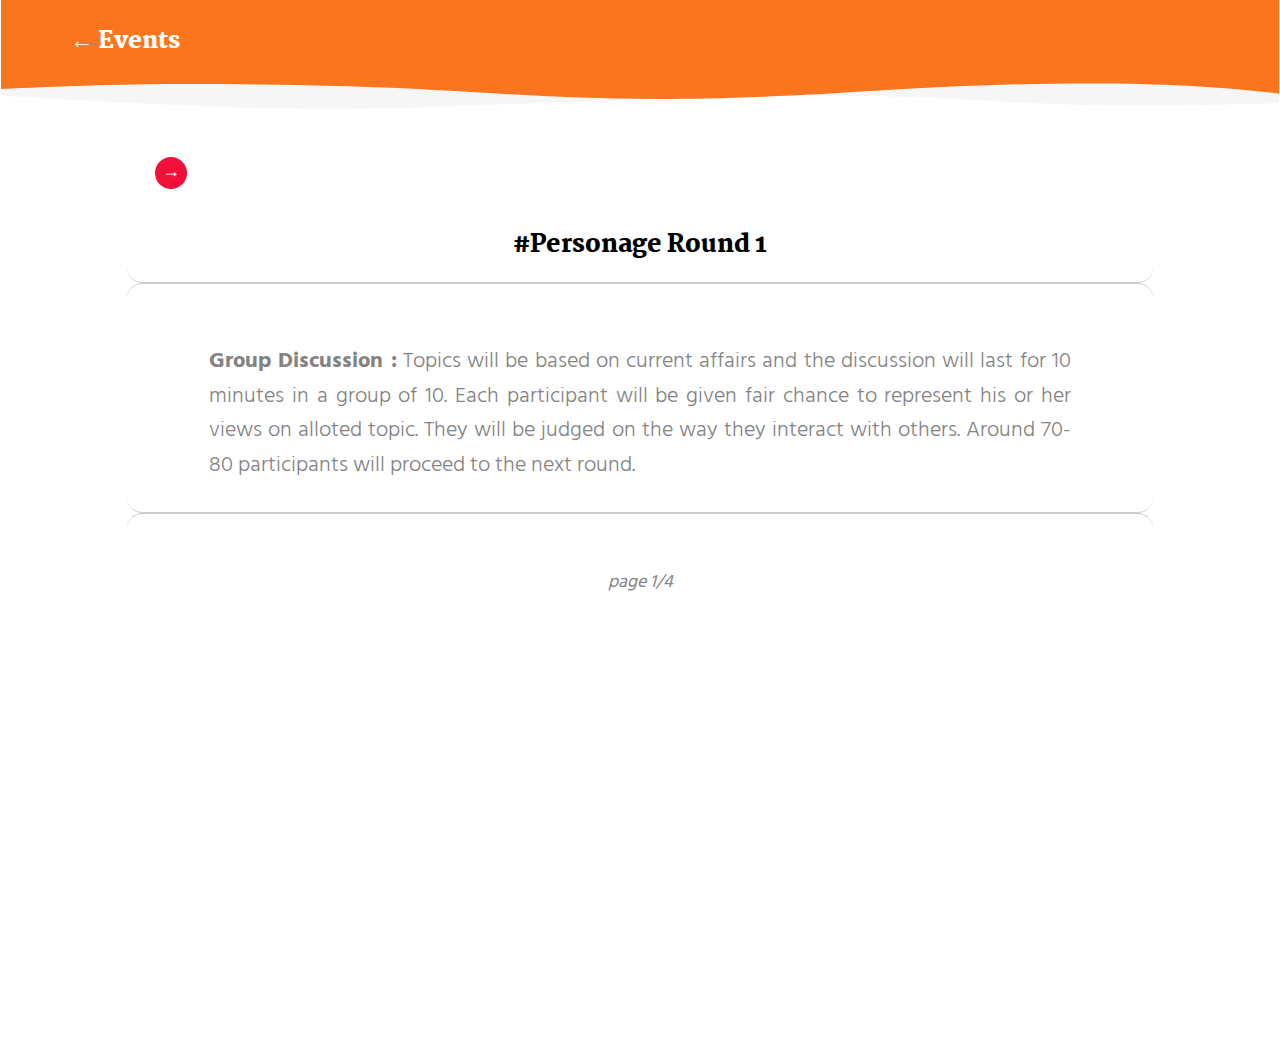
<file: events/1personage.html>
<!DOCTYPE html>
<html lang="en" class="no-js">

<head>
	<meta charset="UTF-8" />
	<meta http-equiv="X-UA-Compatible" content="IE=edge,chrome=1">
	<meta name="viewport" content="width=device-width, initial-scale=1.0">
	
	
	<link rel="shortcut icon" href="../favicon.ico">
	<link rel="stylesheet" type="text/css" href="css/jquery.jscrollpane.custom.css" />
	<link rel="stylesheet" type="text/css" href="css/bookblock.css" />
	<link rel="stylesheet" type="text/css" href="css/custom.css" />
	<script src="js/modernizr.custom.79639.js"></script>

	<meta content="IE=edge" http-equiv="X-UA-Compatible">
	<meta content="width=device-width,initial-scale=1" name="viewport">
	<meta name="msapplication-tap-highlight" content="no">


	<link rel="apple-touch-icon" sizes="180x180" href="./assets/logo1-2 - Copy.png">
	<link href="./assets/favicon.ico" rel="icon">
	<link href="" rel="stylesheet">
	<link href="./main.550dcf66.css" rel="stylesheet">
	<link href="css/style.css" rel="stylesheet">
	
</head>

<body>



	<header>
		<nav class="navbar navbar-default active">
			<div class="container">
				<div class="navbar-header">
					
					<h1 style="padding:0px;margin: 0px">
						<a class="navbar-brand" href="../index.html#explore" title="">
							&larr;  Events
						</a>
					</h1>
				</div>

				
			</div>
		</nav>
	</header>


	<div id="container" class="container">
		
		<div class="bb-custom-wrapper">
			<div id="bb-bookblock" class="bb-bookblock">
				
				<div class="bb-item" id="item1">
					<div class="content">
						
						<div class="scroller">
							<center><h3>#Personage Round 1</h3></center>
							<hr class="style-seven">
							<p><b>Group Discussion :</b> Topics will be based on current affairs and the discussion
will last for 10 minutes in a group of 10. Each participant will be given fair chance to
represent his or her views on alloted topic. They will be judged on the way they interact
with others. Around 70-80 participants will proceed to the next round.</p>
							<hr class="style-seven">
<div style="text-align: center"><i>page 1/4</i></div>
							
						</div>
					</div>
				</div>
				
				
				
				
				<div class="bb-item" id="item2">
					<div class="content">
						<div class="scroller">
							<center><h3>#Personage Round 2</h3></center>
							<hr class="style-seven">
							<p><b>Extempore:</b> Each participant will be given a random topic. They will be given
5 minutes to prepare and perform on his or her topic. Participants will be judged on the
basis of facts and vocabulary skills. Around 15-20 participants will qualify for finale.</p>
							<hr class="style-seven">
<div style="text-align: center"><i>page 2/4</i></div>
						</div>
					</div>
				</div>
				<div class="bb-item" id="item3">
					<div class="content">
						<div class="scroller">
							<center><h3>#Personage Round 3</h3></center>
							<hr class="style-seven">
							<p><b> Personality Test:</b> A question paper will have to be filled by the selected
participants. They will be questioned on the basis of the answers. They will be judged on
the basis of their justification for the respective answers.</p>
							<hr class="style-seven">
							<div style="text-align: center"><i>page 3/4</i></div>
						</div>
					</div>
				</div>
				
				<div class="bb-item" id="item4">
					<div class="content">
						
						<div class="scroller text-center">
							<center><h3>#Personage (Be in person!)</h3></center>
							<hr class="style-seven">
							<b><u>Event Managers :</u></b><br> 
							
								<ul>
								
									<li type="none"> Dhruti Patel (9426382216) </li>
									<li type="none"> Darshil Vora (9408615916) </li>
									<li type="none"> Ashesh Sheth(9428293333) </li>
									<li type="none"> Kevin Ruparelia(7227977140) </li>
								</ul><br>
							<hr class="style-seven">
							<div style="text-align: center"><i>page 4/4</i></div>

							
						</div>
					</div>
				</div>
				


			</div>

			<nav>
				<span id="bb-nav-prev">&larr;</span>
				<span id="bb-nav-next">&rarr;</span>
			</nav>

			<!--<span id="tblcontents" class="menu-button">Table of Contents</span>-->

		</div>

	</div>
	
	<!--
	<div>
		<h3>Event Managers<p>dnjasfjdhfjh hjhsafhashfkash hsafkhaskhf kahskfhasks fkan</p></h3>
	</div>-->
	<!-- /container -->


	<script src="http://ajax.googleapis.com/ajax/libs/jquery/1.8.3/jquery.min.js"></script>
	<script src="js/jquery.mousewheel.js"></script>
	<script src="js/jquery.jscrollpane.min.js"></script>
	<script src="js/jquerypp.custom.js"></script>
	<script src="js/jquery.bookblock.js"></script>
	<script src="js/page.js"></script>
	<script>
		$(function() {

			Page.init();

		});

	</script>
</body>

</html>
</file>
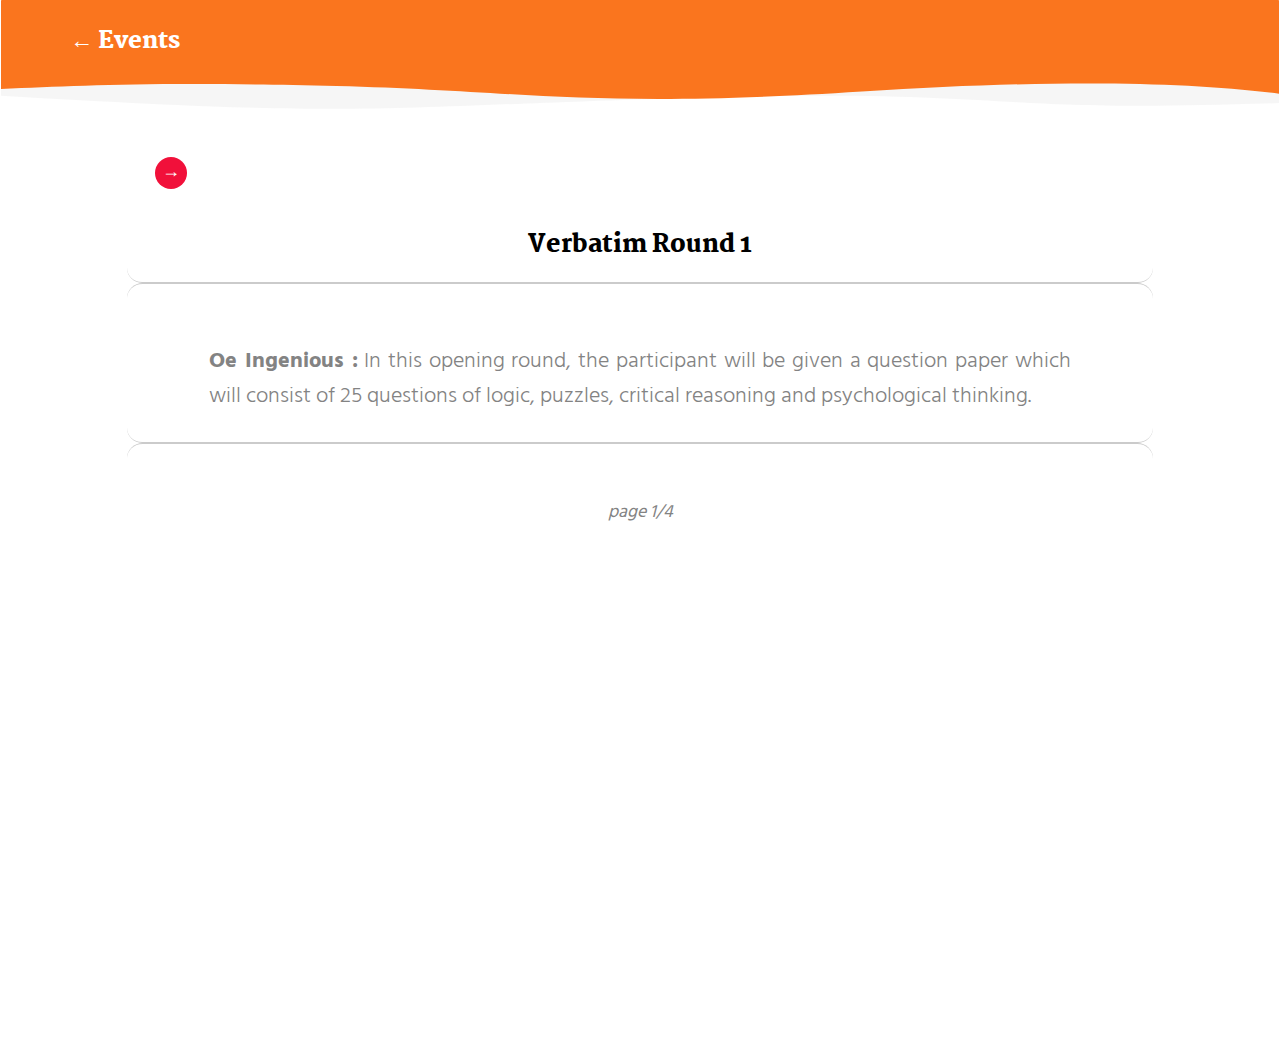
<file: events/2verbatim.html>
<!DOCTYPE html>
<html lang="en" class="no-js">

<head>
	<meta charset="UTF-8" />
	<meta http-equiv="X-UA-Compatible" content="IE=edge,chrome=1">
	<meta name="viewport" content="width=device-width, initial-scale=1.0">
	
	
	<link rel="shortcut icon" href="../favicon.ico">
	<link rel="stylesheet" type="text/css" href="css/jquery.jscrollpane.custom.css" />
	<link rel="stylesheet" type="text/css" href="css/bookblock.css" />
	<link rel="stylesheet" type="text/css" href="css/custom.css" />
	<script src="js/modernizr.custom.79639.js"></script>

	<meta content="IE=edge" http-equiv="X-UA-Compatible">
	<meta content="width=device-width,initial-scale=1" name="viewport">
	<meta name="msapplication-tap-highlight" content="no">


	<link rel="apple-touch-icon" sizes="180x180" href="./assets/logo1-2 - Copy.png">
	<link href="./assets/favicon.ico" rel="icon">
	<link href="" rel="stylesheet">
	<link href="./main.550dcf66.css" rel="stylesheet">
	<link href="css/style.css" rel="stylesheet">
</head>



<body>



	<header>
		<nav class="navbar navbar-default active">
			<div class="container">
				<div class="navbar-header">
					
					<h1 style="padding:0px;margin: 0px">
						<a class="navbar-brand" href="../index.html#explore" title="">
							&larr;  Events
						</a>
					</h1>
				</div>

				
			</div>
		</nav>
	</header>


	<div id="container" class="container">
		
		<div class="bb-custom-wrapper">
			<div id="bb-bookblock" class="bb-bookblock">
				
				<div class="bb-item" id="item1">
					<div class="content">
						
						<div class="scroller">
							<center><h3>Verbatim Round 1</h3></center>
							<hr class="style-seven">
							<p><b>Oe Ingenious :</b> In this opening round, the participant will be given a question paper which will consist of 25 questions of logic, puzzles, critical reasoning and psychological thinking.</p>
							<hr class="style-seven">
							<div style="text-align: center"><i>page 1/4</i></div>
							
						</div>
					</div>
				</div>
				
				
				
				
				<div class="bb-item" id="item2">
					<div class="content">
						<div class="scroller">
							<center><h3>Verbatim Round 2</h3></center>
							<hr class="style-seven">
							<p><b>Verbal Apptitude:</b> In this round the selected participants will be given
riddles/puzzles on verbal. The participants will be shown the questions for 45 sec on PPT
and they need to write answers on paper. There will be 30 questions. After this round
10 participants will proceed to the next round.</p>
							<hr class="style-seven">
							<div style="text-align: center"><i>page 2/4</i></div>
						</div>
					</div>
				</div>
				<div class="bb-item" id="item3">
					<div class="content">
						<div class="scroller">
							<center><h3>Verbatim Round 3</h3></center>
							<hr class="style-seven">
							<p><b> Surpirse Round:</b>The objective of this round will be given on the spot. </p>
							<hr class="style-seven">
							<div style="text-align: center"><i>page 3/4</i></div>
							
						</div>
					</div>
				</div>
				
				<div class="bb-item" id="item4">
					<div class="content">
						
						<div class="scroller text-center">
							<center><h3>Verbatim (Rhetoric of your prose !)</h3></center>
							<hr class="style-seven">
							<b><u>Event Managers :</u></b><br><br> 
								<ul>
								
									<li type="none"> Jaynil Patel (8141665103)</li>
									<li type="none"> Muktesh Bhatt (9687955526) </li>
									<li type="none"> Shaaqib Mansuri(7698939425) </li>
									
								</ul><br>
							<hr class="style-seven">
							<div style="text-align: center"><i>page 4/4</i></div>

							
						</div>
					</div>
				</div>
				


			</div>

			<nav>
				<span id="bb-nav-prev">&larr;</span>
				<span id="bb-nav-next">&rarr;</span>
			</nav>

			<!--<span id="tblcontents" class="menu-button">Table of Contents</span>-->

		</div>

	</div>
	
	<!--
	<div>
		<h3>Event Managers<p>dnjasfjdhfjh hjhsafhashfkash hsafkhaskhf kahskfhasks fkan</p></h3>
	</div>-->
	<!-- /container -->


	<script src="http://ajax.googleapis.com/ajax/libs/jquery/1.8.3/jquery.min.js"></script>
	<script src="js/jquery.mousewheel.js"></script>
	<script src="js/jquery.jscrollpane.min.js"></script>
	<script src="js/jquerypp.custom.js"></script>
	<script src="js/jquery.bookblock.js"></script>
	<script src="js/page.js"></script>
	<script>
		$(function() {

			Page.init();

		});

	</script>
</body>

</html>
</file>
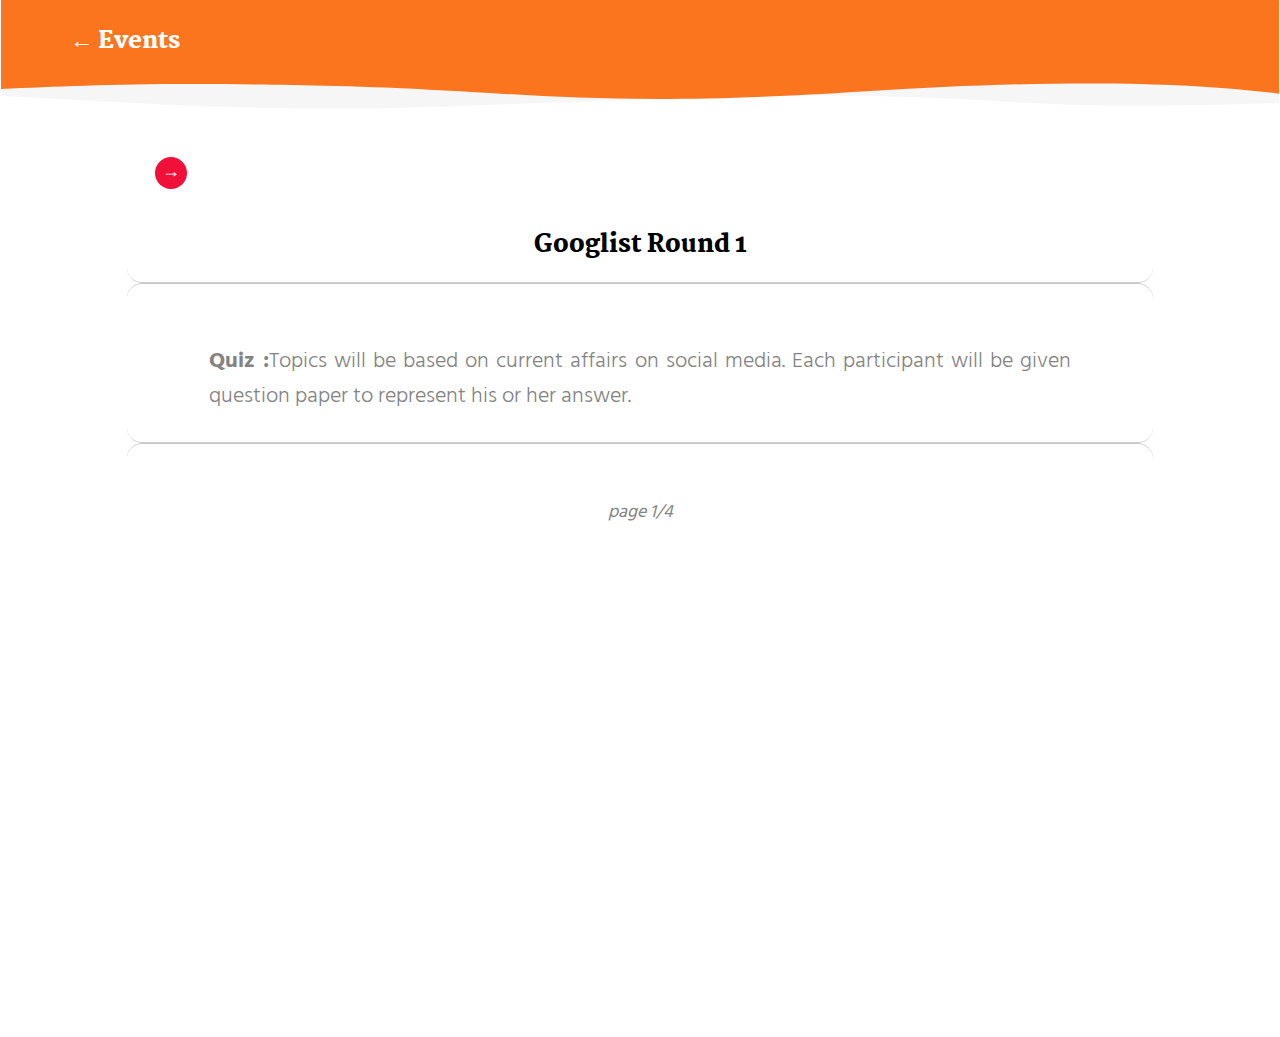
<file: events/3googlist.html>
<!DOCTYPE html>
<html lang="en" class="no-js">

<head>
	<meta charset="UTF-8" />
	<meta http-equiv="X-UA-Compatible" content="IE=edge,chrome=1">
	<meta name="viewport" content="width=device-width, initial-scale=1.0">
	
	
	<link rel="shortcut icon" href="../favicon.ico">
	<link rel="stylesheet" type="text/css" href="css/jquery.jscrollpane.custom.css" />
	<link rel="stylesheet" type="text/css" href="css/bookblock.css" />
	<link rel="stylesheet" type="text/css" href="css/custom.css" />
	<script src="js/modernizr.custom.79639.js"></script>

	<meta content="IE=edge" http-equiv="X-UA-Compatible">
	<meta content="width=device-width,initial-scale=1" name="viewport">
	<meta name="msapplication-tap-highlight" content="no">


	<link rel="apple-touch-icon" sizes="180x180" href="./assets/logo1-2 - Copy.png">
	<link href="./assets/favicon.ico" rel="icon">
	<link href="" rel="stylesheet">
	<link href="./main.550dcf66.css" rel="stylesheet">
	<link href="css/style.css" rel="stylesheet">
</head>



<body>



	<header>
		<nav class="navbar navbar-default active">
			<div class="container">
				<div class="navbar-header">
					
					<h1 style="padding:0px;margin: 0px">
						<a class="navbar-brand" href="../index.html#explore" title="">
							&larr;  Events
						</a>
					</h1>
				</div>

				
			</div>
		</nav>
	</header>


	<div id="container" class="container">
		
		<div class="bb-custom-wrapper">
			<div id="bb-bookblock" class="bb-bookblock">
				
				<div class="bb-item" id="item1">
					<div class="content">
						
						<div class="scroller">
							<center><h3>Googlist Round 1</h3></center>
							<hr class="style-seven">
							<p><b>Quiz :</b>Topics will be based on current affairs on social media. Each
participant will be given question paper to represent his or her answer.</p>
							<hr class="style-seven">
							<div style="text-align: center"><i>page 1/4</i></div>
							
						</div>
					</div>
				</div>
				
				
				
				
				<div class="bb-item" id="item2">
					<div class="content">
						<div class="scroller">
							<center><h3>Googlist Round 2</h3></center>
							<hr class="style-seven">
							<p><b>Blog Writing:</b>Selected candidate from round 1 will have to make a blog on
any creative topic on blogger. The selection will be made from the analytics and traffic
of the blog. Event will last 48 hours.</p>
							<hr class="style-seven">
							<div style="text-align: center"><i>page 2/4</i></div>
						</div>
					</div>
				</div>
				<div class="bb-item" id="item3">
					<div class="content">
						<div class="scroller">
							<center><h3>Googlist Round 3</h3></center>
							<hr class="style-seven">
							<p><b>Radio Show:</b>Candidate will have to represent one internet celebrity and
there will be a radio show on particular field of internet. Winner will be selected by
judges. </p><hr class="style-seven">
							<div style="text-align: center"><i>page 3/4</i></div>
						</div>
					</div>
				</div>
				
				<div class="bb-item" id="item4">
					<div class="content">
						
						<div class="scroller text-center">
							<center><h3>Googlist (Just google it !)</h3></center>
							<hr class="style-seven">
							<b><u>Event Managers :</u></b><br><br> 
								<ul>
								
									<li type="none"> Parth Lad (7874026453)</li>
									<li type="none"> Raj Ambani (9106039994) </li>
									<li type="none"> Shaaqib Mansuri(7698939425) </li>
									
								</ul><br>
							<hr class="style-seven">
							<div style="text-align: center"><i>page 4/4</i></div>

							
						</div>
					</div>
				</div>
				


			</div>

			<nav>
				<span id="bb-nav-prev">&larr;</span>
				<span id="bb-nav-next">&rarr;</span>
			</nav>

			<!--<span id="tblcontents" class="menu-button">Table of Contents</span>-->

		</div>

	</div>
	
	<!--
	<div>
		<h3>Event Managers<p>dnjasfjdhfjh hjhsafhashfkash hsafkhaskhf kahskfhasks fkan</p></h3>
	</div>-->
	<!-- /container -->


	<script src="http://ajax.googleapis.com/ajax/libs/jquery/1.8.3/jquery.min.js"></script>
	<script src="js/jquery.mousewheel.js"></script>
	<script src="js/jquery.jscrollpane.min.js"></script>
	<script src="js/jquerypp.custom.js"></script>
	<script src="js/jquery.bookblock.js"></script>
	<script src="js/page.js"></script>
	<script>
		$(function() {

			Page.init();

		});

	</script>
</body>

</html>
</file>
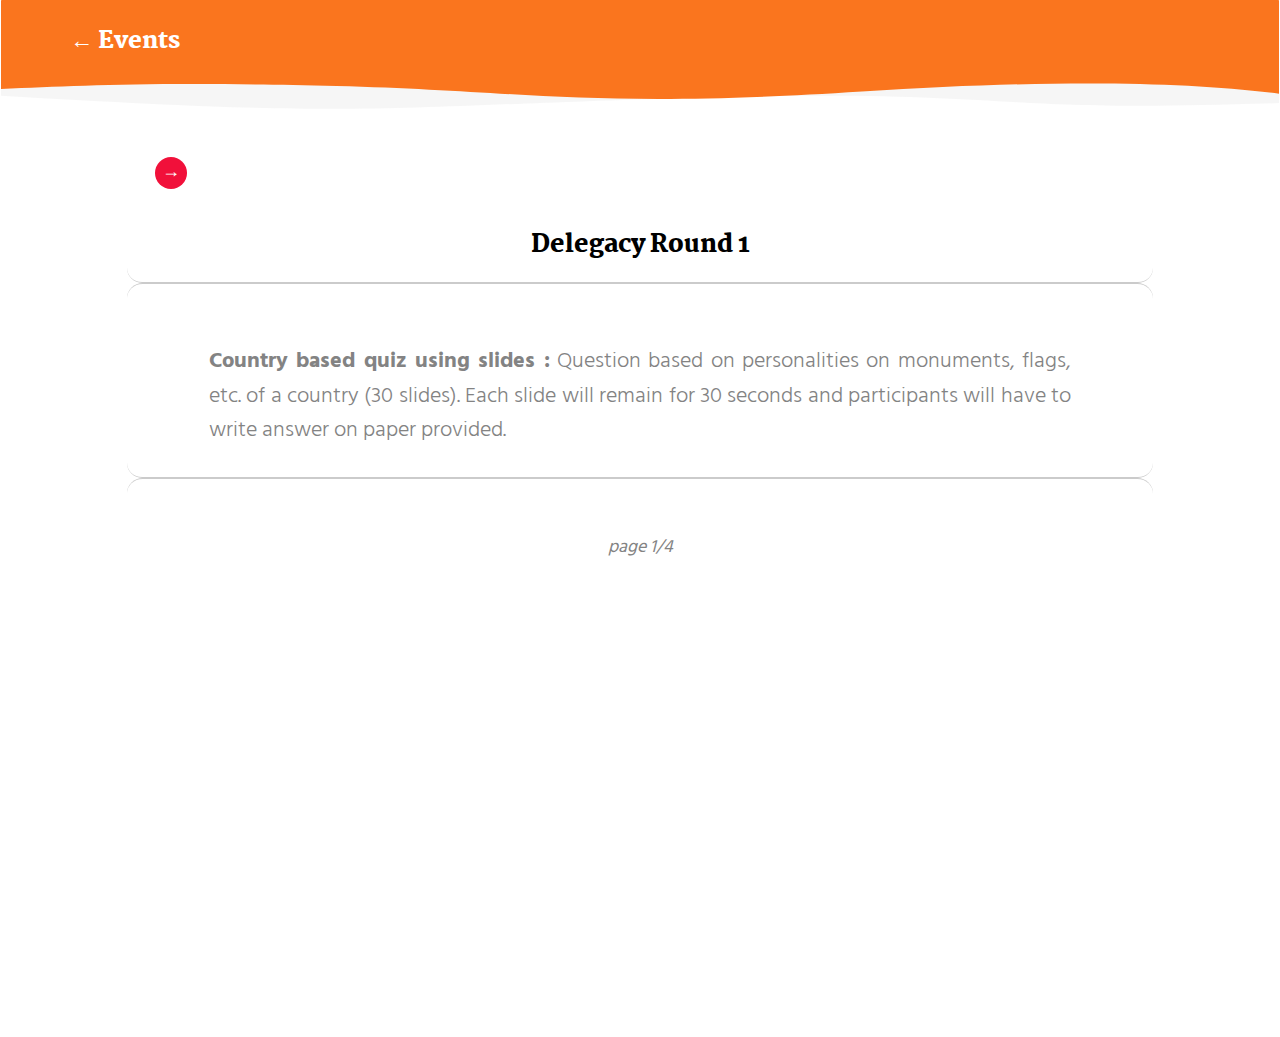
<file: events/4delegacy.html>
<!DOCTYPE html>
<html lang="en" class="no-js">

<head>
	<meta charset="UTF-8" />
	<meta http-equiv="X-UA-Compatible" content="IE=edge,chrome=1">
	<meta name="viewport" content="width=device-width, initial-scale=1.0">
	
	
	<link rel="shortcut icon" href="../favicon.ico">
	<link rel="stylesheet" type="text/css" href="css/jquery.jscrollpane.custom.css" />
	<link rel="stylesheet" type="text/css" href="css/bookblock.css" />
	<link rel="stylesheet" type="text/css" href="css/custom.css" />
	<script src="js/modernizr.custom.79639.js"></script>

	<meta content="IE=edge" http-equiv="X-UA-Compatible">
	<meta content="width=device-width,initial-scale=1" name="viewport">
	<meta name="msapplication-tap-highlight" content="no">


	<link rel="apple-touch-icon" sizes="180x180" href="./assets/logo1-2 - Copy.png">
	<link href="./assets/favicon.ico" rel="icon">
	<link href="" rel="stylesheet">
	<link href="./main.550dcf66.css" rel="stylesheet">
	<link href="css/style.css" rel="stylesheet">
</head>



<body>



	<header>
		<nav class="navbar navbar-default active">
			<div class="container">
				<div class="navbar-header">
					
					<h1 style="padding:0px;margin: 0px">
						<a class="navbar-brand" href="../index.html#explore" title="">
							&larr;  Events
						</a>
					</h1>
				</div>

				
			</div>
		</nav>
	</header>


	<div id="container" class="container">
		
		<div class="bb-custom-wrapper">
			<div id="bb-bookblock" class="bb-bookblock">
				
				<div class="bb-item" id="item1">
					<div class="content">
						
						<div class="scroller">
							<center><h3>Delegacy Round 1</h3></center>
							<hr class="style-seven">
							<p><b>Country based quiz using slides :</b> Question based on personalities on
monuments, flags, etc. of a country (30 slides). Each slide will remain for 30 seconds
and participants will have to write answer on paper provided.</p>
							<hr class="style-seven">
							<div style="text-align: center"><i>page 1/4</i></div>
							
						</div>
					</div>
				</div>
				
				
				
				
				<div class="bb-item" id="item2">
					<div class="content">
						<div class="scroller">
							<center><h3>Delegacy Round 2</h3></center>
							<hr class="style-seven">
							<p><b>Give your opinion:</b> Topics on current controversies will be given. Each
individual participant will have to give his or her views on it to the judges (max 3 min per
participants) . Judging will be done on the basis of knowledge about the given topic and
ability of candidate to express his or her views.</p>
							<hr class="style-seven">
							<div style="text-align: center"><i>page 2/4</i></div>
						</div>
					</div>
				</div>
				<div class="bb-item" id="item3">
					<div class="content">
						<div class="scroller">
							<center><h3>Delegacy Round 3</h3></center>
							<hr class="style-seven">
							<p><b> MUN:</b>Senate will control the discussion,. Everyone will speak with reference
to senate. Each group (2 persons) will represent a country. They will have to discuss on
global issues. For the first 5 minutes they will address the whole panel and after that
discussion will start on the basis of the argument. At last there will be voting on issues.
Jury will act as the speaker of the house. </p>
							<hr class="style-seven">
							<div style="text-align: center"><i>page 3/4</i></div>
						</div>
					</div>
				</div>
				
				<div class="bb-item" id="item4">
					<div class="content">
						
						<div class="scroller text-center">
							<center><h3>Delegacy (Be the voice of your nation !)</h3></center>
							<hr class="style-seven">
							<b><u>Event Managers :</u></b><br><br> 
								<ul>
								
									<li type="none"> Deval Shah (9622819585)</li>
									<li type="none"> Soham Bhatt (9426382171) </li>
									<li type="none"> Virali Parikh (9638030765) </li>
									
								</ul><br>
							<hr class="style-seven">
							<div style="text-align: center"><i>page 4/4</i></div>

							
						</div>
					</div>
				</div>
				


			</div>

			<nav>
				<span id="bb-nav-prev">&larr;</span>
				<span id="bb-nav-next">&rarr;</span>
			</nav>

			<!--<span id="tblcontents" class="menu-button">Table of Contents</span>-->

		</div>

	</div>
	
	<!--
	<div>
		<h3>Event Managers<p>dnjasfjdhfjh hjhsafhashfkash hsafkhaskhf kahskfhasks fkan</p></h3>
	</div>-->
	<!-- /container -->


	<script src="http://ajax.googleapis.com/ajax/libs/jquery/1.8.3/jquery.min.js"></script>
	<script src="js/jquery.mousewheel.js"></script>
	<script src="js/jquery.jscrollpane.min.js"></script>
	<script src="js/jquerypp.custom.js"></script>
	<script src="js/jquery.bookblock.js"></script>
	<script src="js/page.js"></script>
	<script>
		$(function() {

			Page.init();

		});

	</script>
</body>

</html>
</file>
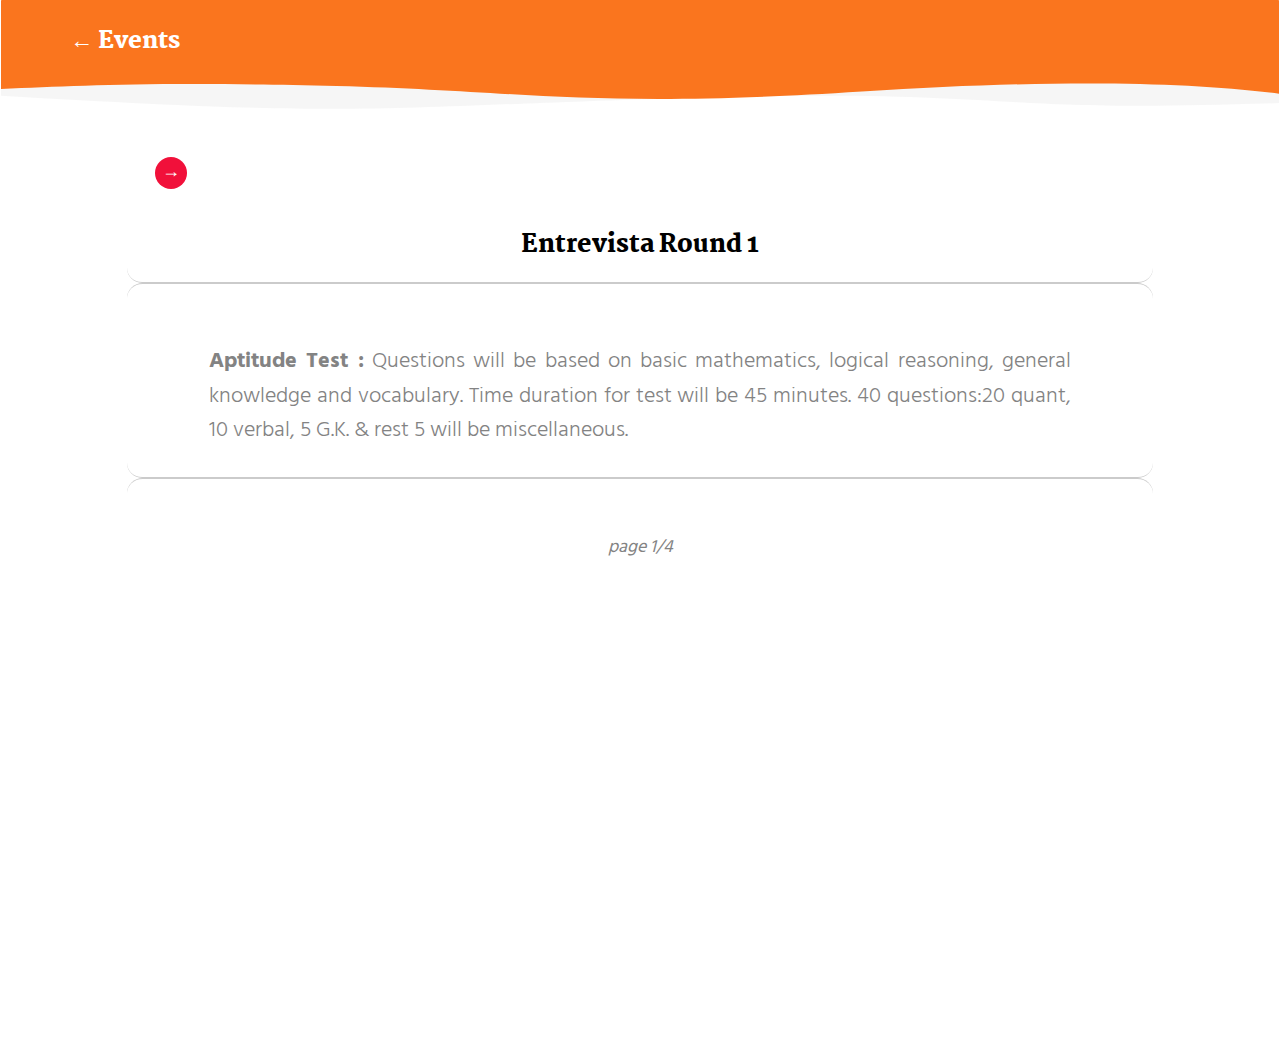
<file: events/5entrevista.html>
<!DOCTYPE html>
<html lang="en" class="no-js">

<head>
	<meta charset="UTF-8" />
	<meta http-equiv="X-UA-Compatible" content="IE=edge,chrome=1">
	<meta name="viewport" content="width=device-width, initial-scale=1.0">
	
	
	<link rel="shortcut icon" href="../favicon.ico">
	<link rel="stylesheet" type="text/css" href="css/jquery.jscrollpane.custom.css" />
	<link rel="stylesheet" type="text/css" href="css/bookblock.css" />
	<link rel="stylesheet" type="text/css" href="css/custom.css" />
	<script src="js/modernizr.custom.79639.js"></script>

	<meta content="IE=edge" http-equiv="X-UA-Compatible">
	<meta content="width=device-width,initial-scale=1" name="viewport">
	<meta name="msapplication-tap-highlight" content="no">


	<link rel="apple-touch-icon" sizes="180x180" href="./assets/logo1-2 - Copy.png">
	<link href="./assets/favicon.ico" rel="icon">
	<link href="" rel="stylesheet">
	<link href="./main.550dcf66.css" rel="stylesheet">
	<link href="css/style.css" rel="stylesheet">
</head>



<body>



	<header>
		<nav class="navbar navbar-default active">
			<div class="container">
				<div class="navbar-header">
					
					<h1 style="padding:0px;margin: 0px">
						<a class="navbar-brand" href="../index.html#explore" title="">
							&larr;  Events
						</a>
					</h1>
				</div>

				
			</div>
		</nav>
	</header>


	<div id="container" class="container">
		
		<div class="bb-custom-wrapper">
			<div id="bb-bookblock" class="bb-bookblock">
				
				<div class="bb-item" id="item1">
					<div class="content">
						
						<div class="scroller">
							<center><h3>Entrevista Round 1</h3></center>
							<hr class="style-seven">
							<p><b>Aptitude Test :</b> Questions will be based on basic mathematics, logical
reasoning, general knowledge and vocabulary. Time duration for test will be 45 minutes.
40 questions:20 quant, 10 verbal, 5 G.K. & rest 5 will be miscellaneous.</p>
							<hr class="style-seven">
							<div style="text-align: center"><i>page 1/4</i></div>
							
						</div>
					</div>
				</div>
				
				
				
				
				<div class="bb-item" id="item2">
					<div class="content">
						<div class="scroller">
							<center><h3>Entrevista Round 2</h3></center>
							<hr class="style-seven">
							<p><b>GD:</b> Participants will discuss the topic in a group of 8. 2 minutes will be given
to think about topic and discussion will last for 10 minutes.</p>
							<hr class="style-seven">
							<div style="text-align: center"><i>page 2/4</i></div>
						</div>
					</div>
				</div>
				<div class="bb-item" id="item3">
					<div class="content">
						<div class="scroller">
							<center><h3>Entrevista Round 3</h3></center>
							<hr class="style-seven">
							<p><b> Interview:</b>Participant is supposed to bring his/her resume. Questions will be
asked based on his/her resume and general topics.</p>
							<hr class="style-seven">
							<div style="text-align: center"><i>page 3/4</i></div>
						</div>
					</div>
				</div>
				
				<div class="bb-item" id="item4">
					<div class="content">
						
						<div class="scroller text-center">
							<center><h3>Entrevista (Dare to dream big !)</h3></center>
							<hr class="style-seven">
							<b><u>Event Managers :</u></b><br><br> 
								<ul>
								
									<li type="none"> Khushbu Chandarana (8347268638)</li>
									<li type="none"> Ayushi Shah (7359939295) </li>
									<li type="none">Saifuddin Dalal (9574520618)</li>
									<li type="none">Aditya Danayak (7698131882)</li>
								</ul><br>
							<hr class="style-seven">
							<div style="text-align: center"><i>page 4/4</i></div>

							
						</div>
					</div>
				</div>
				


			</div>

			<nav>
				<span id="bb-nav-prev">&larr;</span>
				<span id="bb-nav-next">&rarr;</span>
			</nav>

			<!--<span id="tblcontents" class="menu-button">Table of Contents</span>-->

		</div>

	</div>
	
	<!--
	<div>
		<h3>Event Managers<p>dnjasfjdhfjh hjhsafhashfkash hsafkhaskhf kahskfhasks fkan</p></h3>
	</div>-->
	<!-- /container -->


	<script src="http://ajax.googleapis.com/ajax/libs/jquery/1.8.3/jquery.min.js"></script>
	<script src="js/jquery.mousewheel.js"></script>
	<script src="js/jquery.jscrollpane.min.js"></script>
	<script src="js/jquerypp.custom.js"></script>
	<script src="js/jquery.bookblock.js"></script>
	<script src="js/page.js"></script>
	<script>
		$(function() {

			Page.init();

		});

	</script>
</body>

</html>
</file>
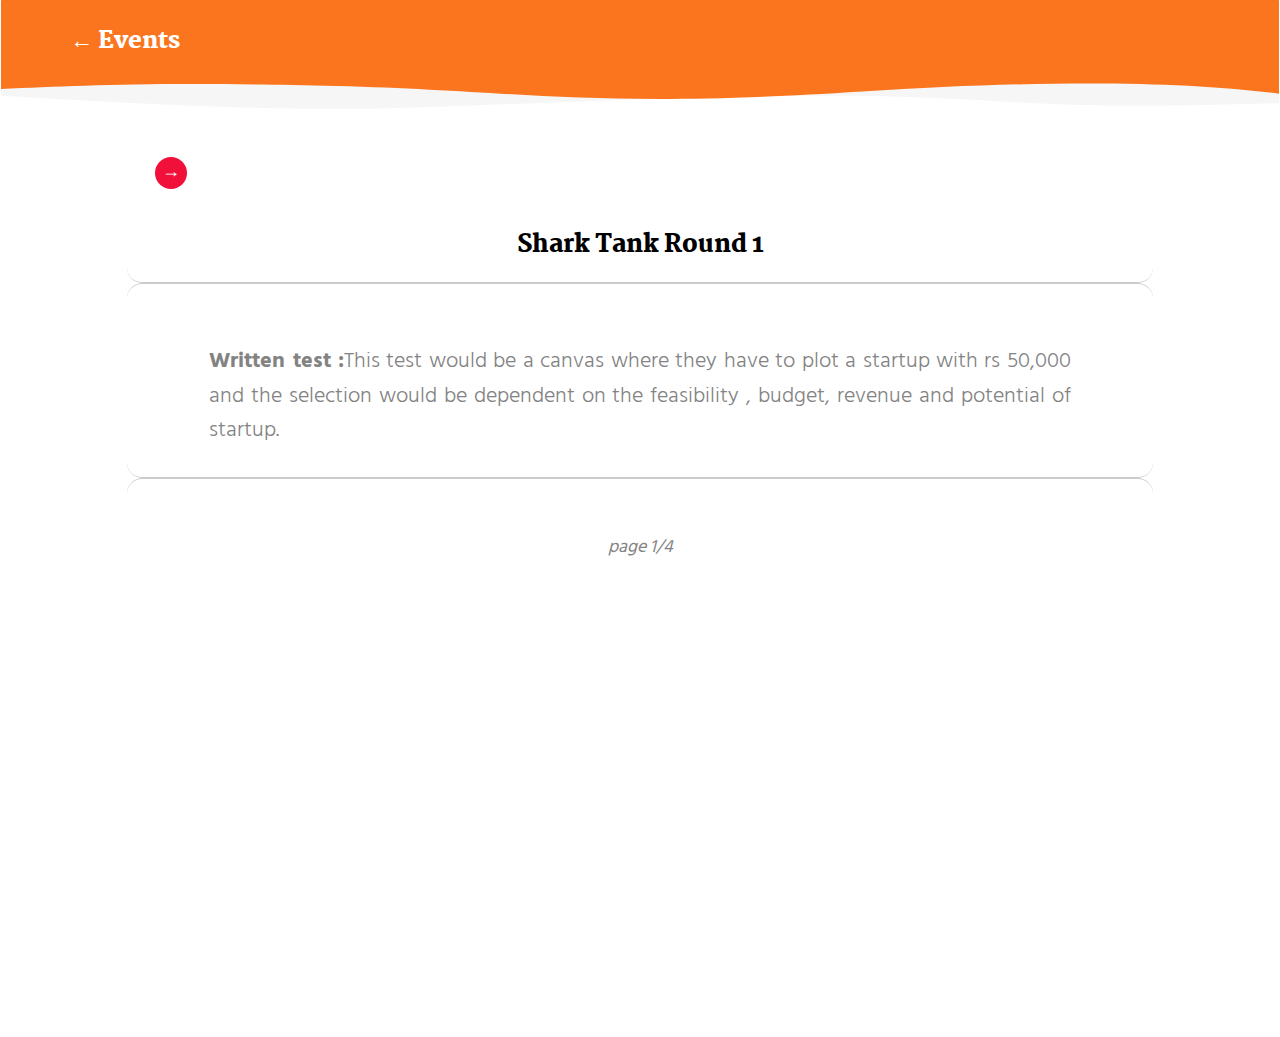
<file: events/6sharktank.html>
<!DOCTYPE html>
<html lang="en" class="no-js">

<head>
	<meta charset="UTF-8" />
	<meta http-equiv="X-UA-Compatible" content="IE=edge,chrome=1">
	<meta name="viewport" content="width=device-width, initial-scale=1.0">
	
	
	<link rel="shortcut icon" href="../favicon.ico">
	<link rel="stylesheet" type="text/css" href="css/jquery.jscrollpane.custom.css" />
	<link rel="stylesheet" type="text/css" href="css/bookblock.css" />
	<link rel="stylesheet" type="text/css" href="css/custom.css" />
	<script src="js/modernizr.custom.79639.js"></script>

	<meta content="IE=edge" http-equiv="X-UA-Compatible">
	<meta content="width=device-width,initial-scale=1" name="viewport">
	<meta name="msapplication-tap-highlight" content="no">


	<link rel="apple-touch-icon" sizes="180x180" href="./assets/logo1-2 - Copy.png">
	<link href="./assets/favicon.ico" rel="icon">
	<link href="" rel="stylesheet">
	<link href="./main.550dcf66.css" rel="stylesheet">
	<link href="css/style.css" rel="stylesheet">
</head>



<body>



	<header>
		<nav class="navbar navbar-default active">
			<div class="container">
				<div class="navbar-header">
					
					<h1 style="padding:0px;margin: 0px">
						<a class="navbar-brand" href="../index.html#explore" title="">
							&larr;  Events
						</a>
					</h1>
				</div>

				
			</div>
		</nav>
	</header>


	<div id="container" class="container">
		
		<div class="bb-custom-wrapper">
			<div id="bb-bookblock" class="bb-bookblock">
				
				<div class="bb-item" id="item1">
					<div class="content">
						
						<div class="scroller">
							<center><h3>Shark Tank Round 1</h3></center>
							<hr class="style-seven">
							<p><b>Written test :</b>This test would be a canvas where they have to plot a startup
with rs 50,000 and the selection would be dependent on the feasibility , budget,
revenue and potential of startup.</p>
							<hr class="style-seven">
							<div style="text-align: center"><i>page 1/4</i></div>
							
						</div>
					</div>
				</div>
				
				
				
				
				<div class="bb-item" id="item2">
					<div class="content">
						<div class="scroller">
							<center><h3>Shark Tank Round 2</h3></center>
							<hr class="style-seven">
							<p><b>Enactment:</b> Marketing the product with innovative ideas and presented
before the jury and will be judged upon the better technique from the competitors.</p>
							<hr class="style-seven">
							<div style="text-align: center"><i>page 2/4</i></div>
						</div>
					</div>
				</div>
				<div class="bb-item" id="item3">
					<div class="content">
						<div class="scroller">
							<center><h3>Shark Tank Round 3</h3></center>
							<hr class="style-seven">
							<p><b> Presentation:</b>Convincing the investor to put a venture in the startup and
getting the maximum investment is the target. </p>
							<hr class="style-seven">
							<div style="text-align: center"><i>page 3/4</i></div>
						</div>
					</div>
				</div>
				
				<div class="bb-item" id="item4">
					<div class="content">
						
						<div class="scroller text-center">
							<center><h3>Shark Tank (Enhance your vision !)</h3></center>
							<hr class="style-seven">
							<b><u>Event Managers :</u></b><br><br> 
								<ul>
								
									<li type="none"> Vatsal Patel (8401554220)</li>
									<li type="none"> Ankit Jha (9265169004) </li>
									<li type="none"> Shaaqib Mansuri(7698939425) </li>
									
								</ul><br>
							<hr class="style-seven">
							<div style="text-align: center"><i>page 4/4</i></div>

							
						</div>
					</div>
				</div>
				


			</div>

			<nav>
				<span id="bb-nav-prev">&larr;</span>
				<span id="bb-nav-next">&rarr;</span>
			</nav>

			<!--<span id="tblcontents" class="menu-button">Table of Contents</span>-->

		</div>

	</div>
	
	<!--
	<div>
		<h3>Event Managers<p>dnjasfjdhfjh hjhsafhashfkash hsafkhaskhf kahskfhasks fkan</p></h3>
	</div>-->
	<!-- /container -->


	<script src="http://ajax.googleapis.com/ajax/libs/jquery/1.8.3/jquery.min.js"></script>
	<script src="js/jquery.mousewheel.js"></script>
	<script src="js/jquery.jscrollpane.min.js"></script>
	<script src="js/jquerypp.custom.js"></script>
	<script src="js/jquery.bookblock.js"></script>
	<script src="js/page.js"></script>
	<script>
		$(function() {

			Page.init();

		});

	</script>
</body>

</html>
</file>
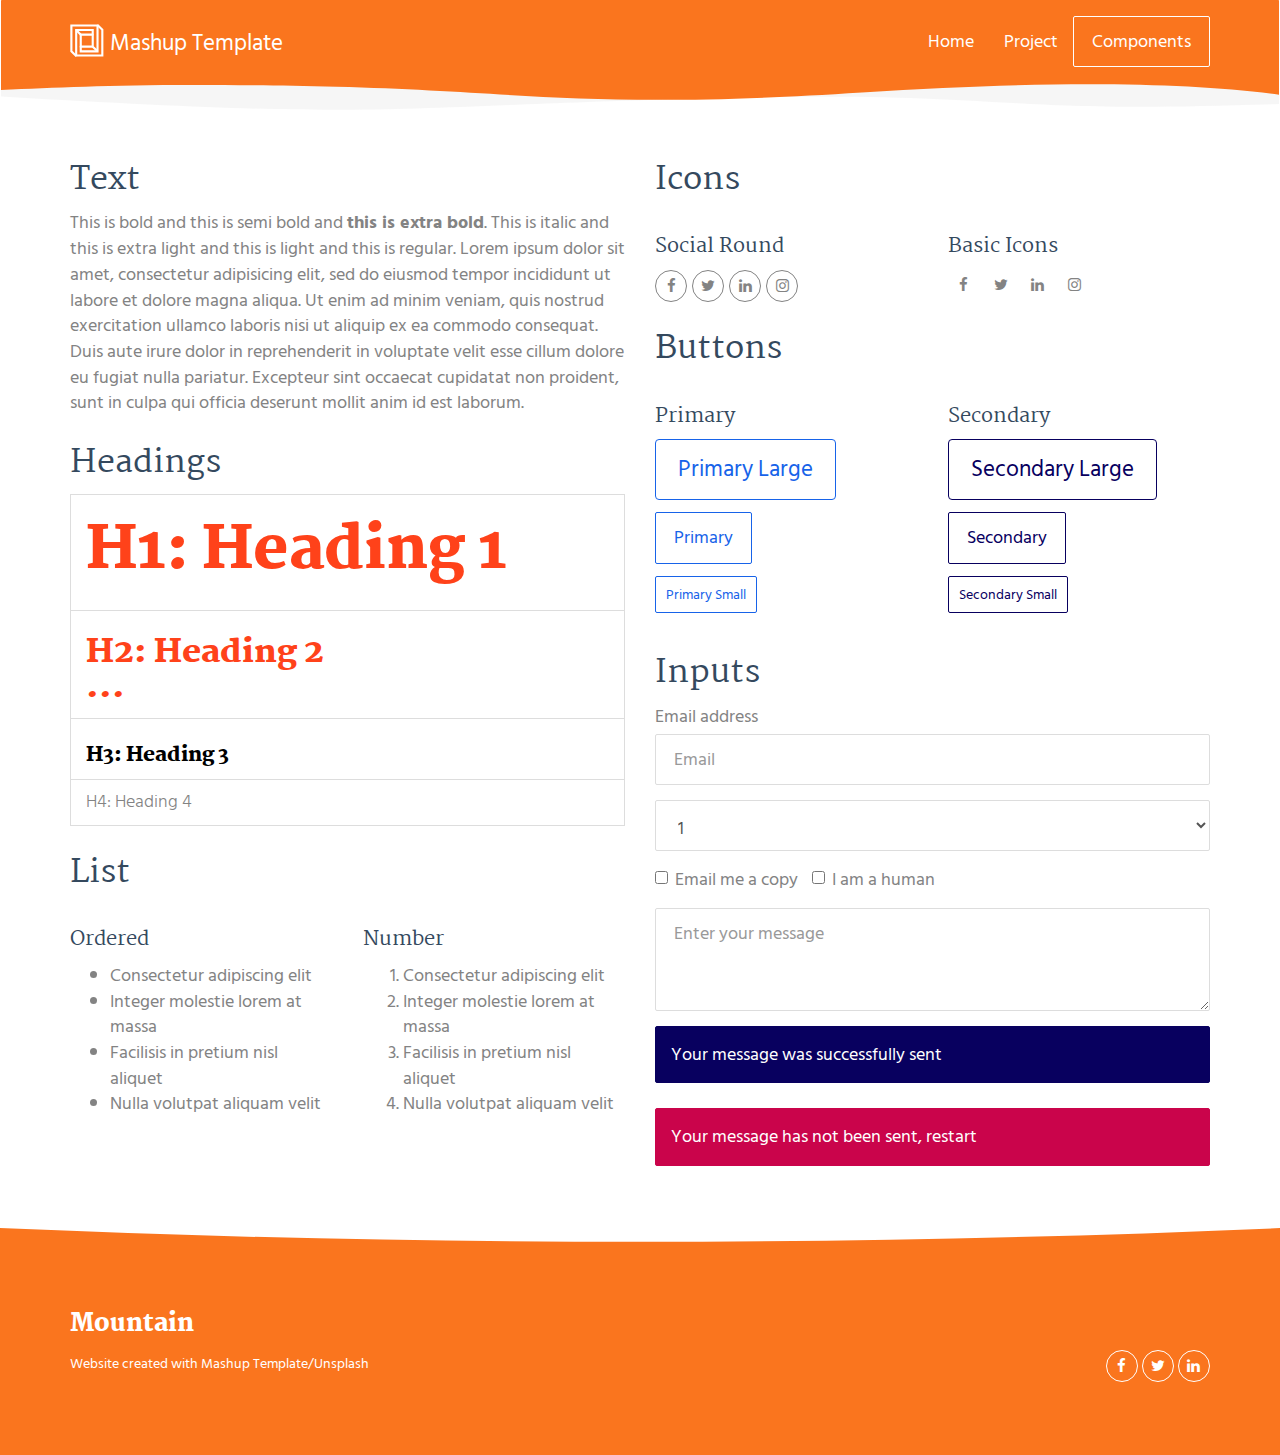
<file: events/components.html>
<!DOCTYPE html>
<html lang="en">

<head>
  <meta charset="UTF-8">
  <meta content="IE=edge" http-equiv="X-UA-Compatible">
  <meta content="width=device-width,initial-scale=1" name="viewport">
  <meta content="description" name="description">
  <meta name="google" content="notranslate" />
  <meta content="Mashup templates have been developped by Orson.io team" name="author">

  <!-- Disable tap highlight on IE -->
  <meta name="msapplication-tap-highlight" content="no">
  
  
  <link rel="apple-touch-icon" sizes="180x180" href="./assets/apple-icon-180x180.png">
  <link href="./assets/favicon.ico" rel="icon">

  <link href="" rel="stylesheet">


  <title>Title page</title>

<link href="./main.550dcf66.css" rel="stylesheet"></head>

<body> <!-- Add your content of header -->
<header>
  <nav class="navbar navbar-default active">
    <div class="container">
      <div class="navbar-header">
        <button type="button" class="navbar-toggle collapsed" data-toggle="collapse" data-target="#navbar-collapse" aria-expanded="false">
          <span class="sr-only">Toggle navigation</span>
          <span class="icon-bar"></span>
          <span class="icon-bar"></span>
          <span class="icon-bar"></span>
        </button>
        <a class="navbar-brand" href="./index.html" title="">
          <img src="./assets/images/mashup-icon.svg" class="navbar-logo-img" alt="">
          Mashup Template
        </a>
      </div>

      <div class="collapse navbar-collapse" id="navbar-collapse">
        <ul class="nav navbar-nav navbar-right">
          <li><a href="./index.html" title="">Home</a></li>
          <li><a href="./project.html" title="">Project</a></li>
          <li>
            <p>
              <a href="./components.html" class="btn btn-default navbar-btn" title="">Components</a>
            </p>
          </li>

        </ul>
      </div> 
    </div>
  </nav>
</header>

<!-- Add your site or app content here -->
  <div class="container">
    <div class="row">
      <div class="col-xs-12 col-md-6">

        <div class="template-example">
          <h2 class="template-title-example">Text</h2>
          <p>This is bold and this is semi bold and <b>this is extra bold</b>. This is italic and this is extra light and this is light
          and this is regular. Lorem ipsum dolor sit amet, consectetur adipisicing elit, sed do eiusmod
          tempor incididunt ut labore et dolore magna aliqua. Ut enim ad minim veniam,
          quis nostrud exercitation ullamco laboris nisi ut aliquip ex ea commodo
          consequat. Duis aute irure dolor in reprehenderit in voluptate velit esse
          cillum dolore eu fugiat nulla pariatur. Excepteur sint occaecat cupidatat non
          proident, sunt in culpa qui officia deserunt mollit anim id est laborum.
          </p>
        </div>

        <div class="template-example">
          <h2 class="template-title-example">Headings</h2>
          
          <table class="table table-bordered">
            <tr><td><h1>H1: Heading 1</h1></td></tr>
            <tr><td><h2>H2: Heading 2</h2></td></tr>
            <tr><td><h3>H3: Heading 3</h3></td></tr>
            <tr><td><h4>H4: Heading 4</h4></td></tr>
          </table>
        </div>

        <div class="template-example">
          <h2 class="template-title-example">List</h2>
          <div class="row">
            <div class="col-md-6">
              <h3 class="template-title-example">Ordered</h3>
              <ul>
                <li>Consectetur adipiscing elit</li>
                <li>Integer molestie lorem at massa</li>
                <li>Facilisis in pretium nisl aliquet</li>
                <li>Nulla volutpat aliquam velit</li>
              </ul>
            </div>
            <div class="col-md-6">
              <h3 class="template-title-example">Number</h3>
              <ol>
                <li>Consectetur adipiscing elit</li>
                <li>Integer molestie lorem at massa</li>
                <li>Facilisis in pretium nisl aliquet</li>
                <li>Nulla volutpat aliquam velit</li>
              </ol>
            </div>
          </div>
        </div>

        
      </div>

      <div class="col-xs-12 col-md-6">
        <div class="template-example">
          <h2 class="template-title-example">Icons</h2>
          
          <div class="row">
            <div class="col-md-6">
              <h3 class="template-title-example">Social Round</h2>
              <ul class="list-icons">
                <li>
                  <a href="" class="social-round-icon fa-icon">
                    <i class="fa fa-facebook"></i>
                  </a>
                </li>
                <li>
                  <a href="" class="social-round-icon fa-icon">
                    <i class="fa fa-twitter"></i>
                  </a>
                </li>
                <li>
                  <a href="" class="social-round-icon fa-icon">
                    <i class="fa fa-linkedin"></i>
                  </a>
                </li>
                <li>
                  <a href="" class="social-round-icon fa-icon">
                    <i class="fa fa-instagram"></i>
                  </a>
                </li>
              </ul>
            </div>
            <div class="col-md-6">
               <h3 class="template-title-example">Basic Icons</h2>
                <ul class="list-icons">
                  <li>
                    <span class="fa-icon">
                      <i class="fa fa-facebook"></i>
                    </span>
                  </li>
                  <li>
                    <span class="fa-icon">
                      <i class="fa fa-twitter"></i>
                    </span>
                  </li>
                  <li>
                    <span class="fa-icon">
                      <i class="fa fa-linkedin"></i>
                    </span>
                  </li>
                  <li>
                    <span class="fa-icon">
                      <i class="fa fa-instagram"></i>
                    </span>
                  </li>
                </ul>
            </div>

          </div>


          


        </div>

        <div class="template-example">
          <h2 class="template-title-example">Buttons</h2>
          <div class="row">
            <div class="col-md-6">
              <h3 class="template-title-example">Primary</h2>
              <div class="row">
                  <div class="col-md-6">
                  <p><a href="" class="btn btn-primary btn-lg">Primary Large</a></p>
                  <p><a href="" class="btn btn-primary">Primary </a></p>
                  <p><a href="" class="btn btn-primary btn-sm">Primary Small</a></p>
                </div>
              </div>

            </div>

            <div class="col-md-6">
              <h3 class="template-title-example">Secondary</h2>
              <div class="row">
                  <div class="col-md-6">
                  <p><a href="" class="btn btn-info btn-lg">Secondary Large</a></p>
                  <p><a href="" class="btn btn-info">Secondary </a></p>
                  <p><a href="" class="btn btn-info btn-sm">Secondary Small</a></p>
                </div>
              </div>
            </div>
          </div>
        </div>
        
        <div class="template-example">
          <h2 class="template-title-example">Inputs</h2>

            <div class="form-group">
              <label for="exampleInputEmail1">Email address</label>
              <input type="email" class="form-control" id="exampleInputEmail1" placeholder="Email">
            </div>

            <div class="form-group">
              <select class="form-control">
                <option>1</option>
                <option>2</option>
                <option>3</option>
                <option>4</option>
                <option>5</option>
              </select>
            </div>

            <div class="form-group">
              <label class="checkbox-inline">
                <input 
                type="checkbox" id="inlineCheckbox1" value="option1"> Email me a copy
              </label>
              <label class="checkbox-inline">
                <input type="checkbox" id="inlineCheckbox2" value="option2"> I am a human
              </label>
            </div>

            <div class="form-group">
              <textarea class="form-control" rows="3" placeholder="Enter your message"></textarea>
            </div>
            
            <div class="alert alert-success" role="alert">Your message was successfully sent</div>
            <div class="alert alert-danger" role="alert">Your message has not been sent, restart</div>
        </div>




      </div>
    </div>
  </div>

<footer class="footer-container white-text-container">
  <div class="container">
    <div class="row">

     
      <div class="col-xs-12">
        <h3>Mountain</h3>

        <div class="row">
          <div class="col-xs-12 col-sm-7">
            <p><small>Website created with <a href="http://www.mashup-template.com/" title="Create website with free html template">Mashup Template</a>/<a href="https://www.unsplash.com/" title="Beautiful Free Images">Unsplash</a></small>
            </p>
          </div>
          <div class="col-xs-12 col-sm-5">
            <p class="text-right">
              <a href="https://facebook.com/" class="social-round-icon white-round-icon fa-icon" title="">
                <i class="fa fa-facebook" aria-hidden="true"></i>
              </a>
              <a href="https://twitter.com/" class="social-round-icon white-round-icon fa-icon" title="">
                <i class="fa fa-twitter" aria-hidden="true"></i>
              </a>
              <a href="https://www.linkedin.com/" class="social-round-icon white-round-icon fa-icon" title="">
                <i class="fa fa-linkedin" aria-hidden="true"></i>
              </a>
            </p>
          </div>
        </div>
        
        
      </div>
    </div>
  </div>
</footer>

<script>
  document.addEventListener("DOMContentLoaded", function (event) {
    navActivePage();
    scrollRevelation('.reveal');
  });
</script>

<!-- Google Analytics: change UA-XXXXX-X to be your site's ID 

<script>
  (function (i, s, o, g, r, a, m) {
    i['GoogleAnalyticsObject'] = r; i[r] = i[r] || function () {
      (i[r].q = i[r].q || []).push(arguments)
    }, i[r].l = 1 * new Date(); a = s.createElement(o),
      m = s.getElementsByTagName(o)[0]; a.async = 1; a.src = g; m.parentNode.insertBefore(a, m)
  })(window, document, 'script', '//www.google-analytics.com/analytics.js', 'ga');
  ga('create', 'UA-XXXXX-X', 'auto');
  ga('send', 'pageview');
</script>

--> <script type="text/javascript" src="./main.0cf8b554.js"></script></body>

</html>
</file>
<file: events/css/bookblock.css>
/* Content Flip Style */
.bb-bookblock {
	width: 400px;
	height: 300px;
	position: relative;
	background: #fff;
	z-index: 100;
}

.bb-page {
	width: 50%;
	height: 100%;
	left: 50%;
	position: absolute;

	-webkit-transform-style: preserve-3d;
	-moz-transform-style: preserve-3d;
	-o-transform-style: preserve-3d;
	-ms-transform-style: preserve-3d;
	transform-style: preserve-3d;

	-webkit-transform-origin: left center;
	-moz-transform-origin: left center;
	-o-transform-origin: left center;
	-ms-transform-origin: left center;
	transform-origin: left center;
}

.bb-page > div,
.bb-outer,
.bb-content {
	position: absolute;
	height: 100%;
	top: 0;
	left: 0;
}

.bb-content {
	background: #fff;
}

.bb-inner {
	position: relative;
	width: 100%;
	height: 100%;
}

.bb-overlay, .bb-outer {
	-webkit-backface-visibility: hidden;
	-moz-backface-visibility: hidden;
	-o-backface-visibility: hidden;
	-ms-backface-visibility: hidden;
	backface-visibility: hidden;
}

.bb-page > div {
	width: 100%;
	-webkit-transform-style: preserve-3d;
	-moz-transform-style: preserve-3d;
	-o-transform-style: preserve-3d;
	-ms-transform-style: preserve-3d;
	transform-style: preserve-3d;

	-webkit-backface-visibility: hidden;
	-moz-backface-visibility: hidden;
	-o-backface-visibility: hidden;
	-ms-backface-visibility: hidden;
	backface-visibility: hidden;
}

.bb-back {
	-webkit-transform: rotateY(-180deg);
	-moz-transform: rotateY(-180deg);
	-o-transform: rotateY(-180deg);
	-ms-transform: rotateY(-180deg);
	transform: rotateY(-180deg);
}

.bb-outer {
	width: 100%;
	overflow: hidden;
	z-index: 999;
}

.bb-overlay, 
.bb-flipoverlay {
	background-color: rgba(0, 0, 0, 0.7);
	position: absolute;
	top: 0px;
	left: 0px;
	width: 100%;
	height: 100%;
	opacity: 0;
	z-index: 1000;
}

.bb-flipoverlay {
	background-color: rgba(0, 0, 0, 0.2);
}

.bb-bookblock > div.bb-page:first-child,
.bb-bookblock > div.bb-page:first-child .bb-back {
	-webkit-transform: rotateY(180deg);
	-moz-transform: rotateY(180deg);
	-o-transform: rotateY(180deg);
	-ms-transform: rotateY(180deg);
	transform: rotateY(180deg);
}

.js .bb-item {
	width: 100%;
	height: 100%;
	position: absolute;
	top: 0;
	left: 0;
	display: none;
	background: #fff;
}
</file>
<file: events/css/custom.css>
@import url(http://fonts.googleapis.com/css?family=Lato:300,400,700);

html { height: 100%; }

*,
*:after,
*:before {
	-webkit-box-sizing: border-box;
	-moz-box-sizing: border-box;
	box-sizing: border-box;
	padding: 0;
	margin: 0;
}

body {
	font-family: 'Lato', Calibri, Arial, sans-serif;
	background: #fff;
	font-weight: 400;
	font-size: 100%;
	color: #333;
	height: 100%;
}

.js body {
	overflow: hidden;
}

a {
	color: #555;
	text-decoration: none;
	outline: none;
}

a:hover {
	color: #000;
}

.container,
.bb-custom-wrapper,
.bb-bookblock {
	width: 100%;
	height: 100%;
}

.container {
	position: relative;
	left: 0px;
	-webkit-transition: left 0.3s ease-in-out;
	-o-transition: left 0.3s ease-in-out;
	transition: left 0.3s ease-in-out;
}

.slideRight {
	left: 240px;
}

.no-js .container {
	padding-left: 240px;
}

.menu-panel {
	background: #f1103a;
	width: 240px;
	height: 100%;
	position: fixed;
	z-index: 1000;
	top: 0;
	left: 0;
	text-shadow: 0 1px 1px rgba(0,0,0,0.1);
}

.js .menu-panel {
	position: absolute;
	left: -240px;
}

.menu-panel h3 {
	font-size: 1.8em;
	padding: 20px;
	font-weight: 300;
	color: #fff;
	box-shadow: inset 0 -1px 0 rgba(0,0,0,0.05);
} 

.menu-toc {
	list-style: none;
}

.menu-toc li a {
	display: block;
	color: #fff;
	font-size: 1.1em;
	line-height: 3.5;
	padding: 0 20px;
	cursor: pointer;
	background: #f1103a;
	border-bottom: 1px solid #dd1338;
}

.menu-toc li a:hover,
.menu-toc li.menu-toc-current a{
	background: #dd1338;
}

.menu-panel div {
	margin-top: 20px;
}

.menu-panel div a {
	text-transform: uppercase;
	font-size: 0.7em;
	line-height: 1;
	padding: 5px 20px;
	display: block;
	border: none;
	color: #bc0b0b;
	letter-spacing: 1px;
	font-weight: 800;
	text-shadow: 0 1px rgba(255,255,255,0.2);
} 

.menu-panel div a:hover {
	background: inherit;
	color: #fff;
	text-shadow: none;
}

.bb-custom-wrapper nav {
	top: 20px;
	left: 60px;
	position: absolute;
	z-index: 1000;
}

.bb-custom-wrapper nav span,
.menu-button {
	position: absolute;
	width: 32px;
	height: 32px;
	top: 0;
	left: 0;
	background: #f1103a;
	border-radius: 50%;
	color: #fff;
	line-height: 30px;
	text-align: center;
	speak: none;
	font-weight: bold;
	cursor: pointer;
}

.bb-custom-wrapper nav span:hover,
.menu-button:hover {
	background: #000;
}

.bb-custom-wrapper nav span:last-child {
	left: 40px;
}

.menu-button {
	z-index: 1000;
	left: 20px;
	top: 20px;
	text-indent: -9000px;
}

.menu-button:after {
	position: absolute;
	content: '';
	width: 50%;
	height: 2px;
	background: #fff;
	top: 50%;
	margin-top: -1px;
	left: 25%;
	box-shadow: 0 -4px #fff, 0 4px #fff;
}

.no-js .bb-custom-wrapper nav span,
.no-js .menu-button {
	display: none;
}

.js .content {
	position: absolute;
	top: 60px;
	left: 0;
	width: 100%;
	bottom: 50px;
	overflow: hidden;
	-webkit-font-smoothing: subpixel-antialiased;
}

.scroller {
	padding: 10px 5% 10px 5%;
}

.js .content:before,
.js .content:after {
	content: '';
	position: absolute;
	top: 0;
	left: 0;
	width: 100%;
	height: 20px;
	z-index: 100;
	pointer-events: none;
	background: -webkit-linear-gradient(top, rgba(255,255,255,1) 0%, rgba(255,255,255,0) 100%);
	background: -moz-linear-gradient(top, rgba(255,255,255,1) 0%, rgba(255,255,255,0) 100%);
	background: -o-linear-gradient(top, rgba(255,255,255,1) 0%, rgba(255,255,255,0) 100%);
	background: linear-gradient(to bottom, rgba(255,255,255,1) 0%, rgba(255,255,255,0) 100%);
}

.js .content:after {
	top: auto;
	bottom: 0;
	background: -webkit-linear-gradient(bottom, rgba(255,255,255,1) 0%, rgba(255,255,255,0) 100%);
	background: -moz-linear-gradient(bottom, rgba(255,255,255,1) 0%, rgba(255,255,255,0) 100%);
	background: -o-linear-gradient(bottom, rgba(255,255,255,1) 0%, rgba(255,255,255,0) 100%);
	background: linear-gradient(to top, rgba(255,255,255,1) 0%, rgba(255,255,255,0) 100%);
}

.content h2 {
	font-weight: 300;
	font-size: 4em;
	padding: 0 0 10px;
	color: #333;
	margin: 0 1% 40px;
	text-align: left;
	box-shadow: 0 10px 0 rgba(0,0,0,0.02);
	text-shadow: 0 0 2px #fff;
}

.no-js .content h2 {
	padding: 40px 1% 20px;
}

.content p {
	font-size: 1.2em;
	line-height: 1.6;
	font-weight: 300;
	padding: 5px 8%;
	text-align: justify;
}

@media screen and (max-width: 800px){
	.no-js .menu-panel {
		display: none;
	}

	.no-js .container {
		padding: 0;
	}
}

@media screen and (max-width: 400px){
	.menu-panel,
	.content {
		font-size: 75%;
	}
}
</file>
<file: events/css/style.css>
hr.style-seven {
    overflow: visible; /* For IE */
    height: 30px;
    border-style: solid;
    border-color: black;
    border-width: 1px 0 0 0;
    border-radius: 20px;
	opacity: 0.2;
}
hr.style-seven:before { /* Not really supposed to work, but does */
    display: block;
    content: "";
    height: 30px;
    margin-top: -31px;
    border-style: solid;
    border-color: black;
    border-width: 0 0 1px 0;
    border-radius: 20px;
}
</file>
<file: events/main.550dcf66.css>
@import url(https://fonts.googleapis.com/css?family=Hind+Siliguri:300,600|Martel:400,900);
@import url(https://maxcdn.bootstrapcdn.com/font-awesome/4.7.0/css/font-awesome.min.css);

/*!
 * Bootstrap v3.3.7 (http://getbootstrap.com)
 * Copyright 2011-2016 Twitter, Inc.
 * Licensed under MIT (https://github.com/twbs/bootstrap/blob/master/LICENSE)
 */


/*! normalize.css v3.0.3 | MIT License | github.com/necolas/normalize.css */

html {
	font-family: sans-serif;
	-ms-text-size-adjust: 100%;
	-webkit-text-size-adjust: 100%
}

body {
	margin: 0
}

article,
aside,
details,
figcaption,
figure,
footer,
header,
hgroup,
main,
menu,
nav,
section,
summary {
	display: block
}

audio,
canvas,
progress,
video {
	display: inline-block;
	vertical-align: baseline
}

audio:not([controls]) {
	display: none;
	height: 0
}

[hidden],
template {
	display: none
}

a {
	background-color: transparent
}

a:active,
a:hover {
	outline: 0
}

abbr[title] {
	border-bottom: 1px dotted
}

b,
strong {
	font-weight: 700
}

dfn {
	font-style: italic
}

h1 {
	font-size: 2em;
	margin: .67em 0
}

mark {
	background: #ff0;
	color: #000
}

small {
	font-size: 80%
}

sub,
sup {
	font-size: 75%;
	line-height: 0;
	position: relative;
	vertical-align: baseline
}

sup {
	top: -.5em
}

sub {
	bottom: -.25em
}

img {
	border: 0
}

svg:not(:root) {
	overflow: hidden
}

figure {
	margin: 1em 40px
}

hr {
	box-sizing: content-box;
	height: 0
}

pre {
	overflow: auto
}

code,
kbd,
pre,
samp {
	font-family: monospace, monospace;
	font-size: 1em
}

button,
input,
optgroup,
select,
textarea {
	color: inherit;
	font: inherit;
	margin: 0
}

button {
	overflow: visible
}

button,
select {
	text-transform: none
}

button,
html input[type=button],
input[type=reset],
input[type=submit] {
	-webkit-appearance: button;
	cursor: pointer
}

button[disabled],
html input[disabled] {
	cursor: default
}

button::-moz-focus-inner,
input::-moz-focus-inner {
	border: 0;
	padding: 0
}

input {
	line-height: normal
}

input[type=checkbox],
input[type=radio] {
	box-sizing: border-box;
	padding: 0
}

input[type=number]::-webkit-inner-spin-button,
input[type=number]::-webkit-outer-spin-button {
	height: auto
}

input[type=search] {
	-webkit-appearance: textfield;
	box-sizing: content-box
}

input[type=search]::-webkit-search-cancel-button,
input[type=search]::-webkit-search-decoration {
	-webkit-appearance: none
}

fieldset {
	border: 1px solid silver;
	margin: 0 2px;
	padding: .35em .625em .75em
}

textarea {
	overflow: auto
}

optgroup {
	font-weight: 700
}

table {
	border-collapse: collapse;
	border-spacing: 0
}

td,
th {
	padding: 0
}


/*! Source: https://github.com/h5bp/html5-boilerplate/blob/master/src/css/main.css */

@media print {
	*,
	:after,
	:before {
		background: transparent!important;
		color: #000!important;
		box-shadow: none!important;
		text-shadow: none!important
	}
	a,
	a:visited {
		text-decoration: underline
	}
	a[href]:after {
		content: " (" attr(href) ")"
	}
	abbr[title]:after {
		content: " (" attr(title) ")"
	}
	a[href^="#"]:after,
	a[href^="javascript:"]:after {
		content: ""
	}
	blockquote,
	pre {
		border: 1px solid #999;
		page-break-inside: avoid
	}
	thead {
		display: table-header-group
	}
	img,
	tr {
		page-break-inside: avoid
	}
	img {
		max-width: 100%!important
	}
	h2,
	h3,
	p {
		orphans: 3;
		widows: 3
	}
	h2,
	h3 {
		page-break-after: avoid
	}
	.navbar {
		display: none
	}
	.btn>.caret,
	.dropup>.btn>.caret {
		border-top-color: #000!important
	}
	.label {
		border: 1px solid #000
	}
	.table {
		border-collapse: collapse!important
	}
	.table td,
	.table th {
		background-color: #fff!important
	}
	.table-bordered td,
	.table-bordered th {
		border: 1px solid #ddd!important
	}
}

*,
:after,
:before {
	-webkit-box-sizing: border-box;
	-moz-box-sizing: border-box;
	box-sizing: border-box
}

html {
	font-size: 10px;
	-webkit-tap-highlight-color: transparent
}

body {
	font-family: Hind Siliguri, Helvetica, Arial, sans-serif;
	font-size: 18px;
	line-height: 1.42857;
	color: #838383;
	background-color: #fff
}

button,
input,
select,
textarea {
	font-family: inherit;
	font-size: inherit;
	line-height: inherit
}

a {
	color: #1763e9;
	text-decoration: none
}

a:focus,
a:hover {
	color: #1045a4;
	text-decoration: underline
}

a:focus {
	outline: 5px auto -webkit-focus-ring-color;
	outline-offset: -2px
}

figure {
	margin: 0
}

img {
	vertical-align: middle
}

.img-responsive {
	display: block;
	max-width: 100%;
	height: auto
}

.img-rounded {
	border-radius: 4px
}

.img-thumbnail {
	padding: 4px;
	line-height: 1.42857;
	background-color: #fff;
	border: 1px solid #ddd;
	border-radius: 2px;
	-webkit-transition: all .2s ease-in-out;
	-o-transition: all .2s ease-in-out;
	transition: all .2s ease-in-out;
	display: inline-block;
	max-width: 100%;
	height: auto
}

.img-circle {
	border-radius: 50%
}

hr {
	margin-top: 25px;
	margin-bottom: 25px;
	border: 0;
	border-top: 1px solid #eee
}

.sr-only {
	position: absolute;
	width: 1px;
	height: 1px;
	margin: -1px;
	padding: 0;
	overflow: hidden;
	clip: rect(0, 0, 0, 0);
	border: 0
}

.sr-only-focusable:active,
.sr-only-focusable:focus {
	position: static;
	width: auto;
	height: auto;
	margin: 0;
	overflow: visible;
	clip: auto
}

[role=button] {
	cursor: pointer
}

.h1,
.h2,
.h3,
.h4,
.h5,
.h6,
h1,
h2,
h3,
h4,
h5,
h6 {
	font-family: Martel, Times New Roman, Times, serif;
	font-weight: 900;
	line-height: 1.1;
	color: #FF421A
}

.h1 .small,
.h1 small,
.h2 .small,
.h2 small,
.h3 .small,
.h3 small,
.h4 .small,
.h4 small,
.h5 .small,
.h5 small,
.h6 .small,
.h6 small,
h1 .small,
h1 small,
h2 .small,
h2 small,
h3 .small,
h3 small,
h4 .small,
h4 small,
h5 .small,
h5 small,
h6 .small,
h6 small {
	font-weight: 400;
	line-height: 1;
	color: #777
}

.h1,
.h2,
.h3,
h1,
h2,
h3 {
	margin-top: 25px;
	margin-bottom: 12.5px
}

.h1 .small,
.h1 small,
.h2 .small,
.h2 small,
.h3 .small,
.h3 small,
h1 .small,
h1 small,
h2 .small,
h2 small,
h3 .small,
h3 small {
	font-size: 65%
}

.h4,
.h5,
.h6,
h4,
h5,
h6 {
	margin-top: 12.5px;
	margin-bottom: 12.5px
}

.h4 .small,
.h4 small,
.h5 .small,
.h5 small,
.h6 .small,
.h6 small,
h4 .small,
h4 small,
h5 .small,
h5 small,
h6 .small,
h6 small {
	font-size: 75%
}

.h1,
h1 {
	font-size: 59px
}

.h2,
h2 {
	font-size: 31px
}

.h3,
h3 {
	font-size: 24px
}

.h4,
.h5,
h4,
h5 {
	font-size: 18px
}

.h6,
h6 {
	font-size: 16px
}

p {
	margin: 0 0 12.5px
}

.lead {
	margin-bottom: 25px;
	font-size: 20px;
	font-weight: 300;
	line-height: 1.4
}

@media (min-width:768px) {
	.lead {
		font-size: 27px
	}
}

.small,
small {
	font-size: 77%
}

.mark,
mark {
	background-color: #fcf8e3;
	padding: .2em
}

.text-left {
	text-align: left
}

.text-right {
	text-align: right
}

.text-center {
	text-align: center
}

.text-justify {
	text-align: justify
}

.text-nowrap {
	white-space: nowrap
}

.text-lowercase {
	text-transform: lowercase
}

.initialism,
.text-uppercase {
	text-transform: uppercase
}

.text-capitalize {
	text-transform: capitalize
}

.text-muted {
	color: #777
}

.text-primary {
	color: #1763e9
}

a.text-primary:focus,
a.text-primary:hover {
	color: #124fbb
}

.text-success {
	color: #fff
}

a.text-success:focus,
a.text-success:hover {
	color: #e6e6e6
}

.text-info {
	color: #31708f
}

a.text-info:focus,
a.text-info:hover {
	color: #245269
}

.text-warning {
	color: #8a6d3b
}

a.text-warning:focus,
a.text-warning:hover {
	color: #66512c
}

.text-danger {
	color: #fff
}

a.text-danger:focus,
a.text-danger:hover {
	color: #e6e6e6
}

.bg-primary {
	color: #fff;
	background-color: #1763e9
}

a.bg-primary:focus,
a.bg-primary:hover {
	background-color: #124fbb
}

.bg-success {
	background-color: #08005f
}

a.bg-success:focus,
a.bg-success:hover {
	background-color: #04002c
}

.bg-info {
	background-color: #d9edf7
}

a.bg-info:focus,
a.bg-info:hover {
	background-color: #afd9ee
}

.bg-warning {
	background-color: #fcf8e3
}

a.bg-warning:focus,
a.bg-warning:hover {
	background-color: #f7ecb5
}

.bg-danger {
	background-color: #ca044b
}

a.bg-danger:focus,
a.bg-danger:hover {
	background-color: #980338
}

.page-header {
	padding-bottom: 11.5px;
	margin: 50px 0 25px;
	border-bottom: 1px solid #eee
}

ol,
ul {
	margin-top: 0;
	margin-bottom: 12.5px
}

ol ol,
ol ul,
ul ol,
ul ul {
	margin-bottom: 0
}

.list-inline,
.list-unstyled {
	padding-left: 0;
	list-style: none
}

.list-inline {
	margin-left: -5px
}

.list-inline>li {
	display: inline-block;
	padding-left: 5px;
	padding-right: 5px
}

dl {
	margin-top: 0;
	margin-bottom: 25px
}

dd,
dt {
	line-height: 1.42857
}

dt {
	font-weight: 700
}

dd {
	margin-left: 0
}

.dl-horizontal dd:after,
.dl-horizontal dd:before {
	content: " ";
	display: table
}

.dl-horizontal dd:after {
	clear: both
}

@media (min-width:768px) {
	.dl-horizontal dt {
		float: left;
		width: 160px;
		clear: left;
		text-align: right;
		overflow: hidden;
		text-overflow: ellipsis;
		white-space: nowrap
	}
	.dl-horizontal dd {
		margin-left: 180px
	}
}

abbr[data-original-title],
abbr[title] {
	cursor: help;
	border-bottom: 1px dotted #777
}

.initialism {
	font-size: 90%
}

blockquote {
	padding: 12.5px 25px;
	margin: 0 0 25px;
	font-size: 22.5px;
	border-left: 5px solid #eee
}

blockquote ol:last-child,
blockquote p:last-child,
blockquote ul:last-child {
	margin-bottom: 0
}

blockquote .small,
blockquote footer,
blockquote small {
	display: block;
	font-size: 80%;
	line-height: 1.42857;
	color: #777
}

blockquote .small:before,
blockquote footer:before,
blockquote small:before {
	content: "\2014   \A0"
}

.blockquote-reverse,
blockquote.pull-right {
	padding-right: 15px;
	padding-left: 0;
	border-right: 5px solid #eee;
	border-left: 0;
	text-align: right
}

.blockquote-reverse .small:before,
.blockquote-reverse footer:before,
.blockquote-reverse small:before,
blockquote.pull-right .small:before,
blockquote.pull-right footer:before,
blockquote.pull-right small:before {
	content: ""
}

.blockquote-reverse .small:after,
.blockquote-reverse footer:after,
.blockquote-reverse small:after,
blockquote.pull-right .small:after,
blockquote.pull-right footer:after,
blockquote.pull-right small:after {
	content: "\A0   \2014"
}

address {
	margin-bottom: 25px;
	font-style: normal;
	line-height: 1.42857
}

code,
kbd,
pre,
samp {
	font-family: Menlo, Monaco, Consolas, Courier New, monospace
}

code {
	color: #c7254e;
	background-color: #f9f2f4
}

code,
kbd {
	padding: 2px 4px;
	font-size: 90%;
	border-radius: 2px
}

kbd {
	color: #fff;
	background-color: #333;
	box-shadow: inset 0 -1px 0 rgba(0, 0, 0, .25)
}

kbd kbd {
	padding: 0;
	font-size: 100%;
	font-weight: 700;
	box-shadow: none
}

pre {
	display: block;
	padding: 12px;
	margin: 0 0 12.5px;
	font-size: 17px;
	line-height: 1.42857;
	word-break: break-all;
	word-wrap: break-word;
	color: #333;
	background-color: #f5f5f5;
	border: 1px solid #ccc;
	border-radius: 2px
}

pre code {
	padding: 0;
	font-size: inherit;
	color: inherit;
	white-space: pre-wrap;
	background-color: transparent;
	border-radius: 0
}

.pre-scrollable {
	max-height: 340px;
	overflow-y: scroll
}

.container {
	margin-right: auto;
	margin-left: auto;
	padding-left: 15px;
	padding-right: 15px
}

.container:after,
.container:before {
	content: " ";
	display: table
}

.container:after {
	clear: both
}

@media (min-width:768px) {
	.container {
		width: 750px
	}
}

@media (min-width:992px) {
	.container {
		width: 970px
	}
}

@media (min-width:1200px) {
	.container {
		width: 1170px
	}
}

.container-fluid {
	margin-right: auto;
	margin-left: auto;
	padding-left: 15px;
	padding-right: 15px
}

.container-fluid:after,
.container-fluid:before {
	content: " ";
	display: table
}

.container-fluid:after {
	clear: both
}

.row {
	margin-left: -15px;
	margin-right: -15px
}

.row:after,
.row:before {
	content: " ";
	display: table
}

.row:after {
	clear: both
}

.col-lg-1,
.col-lg-2,
.col-lg-3,
.col-lg-4,
.col-lg-5,
.col-lg-6,
.col-lg-7,
.col-lg-8,
.col-lg-9,
.col-lg-10,
.col-lg-11,
.col-lg-12,
.col-md-1,
.col-md-2,
.col-md-3,
.col-md-4,
.col-md-5,
.col-md-6,
.col-md-7,
.col-md-8,
.col-md-9,
.col-md-10,
.col-md-11,
.col-md-12,
.col-sm-1,
.col-sm-2,
.col-sm-3,
.col-sm-4,
.col-sm-5,
.col-sm-6,
.col-sm-7,
.col-sm-8,
.col-sm-9,
.col-sm-10,
.col-sm-11,
.col-sm-12,
.col-xs-1,
.col-xs-2,
.col-xs-3,
.col-xs-4,
.col-xs-5,
.col-xs-6,
.col-xs-7,
.col-xs-8,
.col-xs-9,
.col-xs-10,
.col-xs-11,
.col-xs-12 {
	position: relative;
	min-height: 1px;
	padding-left: 15px;
	padding-right: 15px
}

.col-xs-1,
.col-xs-2,
.col-xs-3,
.col-xs-4,
.col-xs-5,
.col-xs-6,
.col-xs-7,
.col-xs-8,
.col-xs-9,
.col-xs-10,
.col-xs-11,
.col-xs-12 {
	float: left
}

.col-xs-1 {
	width: 8.33333%
}

.col-xs-2 {
	width: 16.66667%
}

.col-xs-3 {
	width: 25%
}

.col-xs-4 {
	width: 33.33333%
}

.col-xs-5 {
	width: 41.66667%
}

.col-xs-6 {
	width: 50%
}

.col-xs-7 {
	width: 58.33333%
}

.col-xs-8 {
	width: 66.66667%
}

.col-xs-9 {
	width: 75%
}

.col-xs-10 {
	width: 83.33333%
}

.col-xs-11 {
	width: 91.66667%
}

.col-xs-12 {
	width: 100%
}

.col-xs-pull-0 {
	right: auto
}

.col-xs-pull-1 {
	right: 8.33333%
}

.col-xs-pull-2 {
	right: 16.66667%
}

.col-xs-pull-3 {
	right: 25%
}

.col-xs-pull-4 {
	right: 33.33333%
}

.col-xs-pull-5 {
	right: 41.66667%
}

.col-xs-pull-6 {
	right: 50%
}

.col-xs-pull-7 {
	right: 58.33333%
}

.col-xs-pull-8 {
	right: 66.66667%
}

.col-xs-pull-9 {
	right: 75%
}

.col-xs-pull-10 {
	right: 83.33333%
}

.col-xs-pull-11 {
	right: 91.66667%
}

.col-xs-pull-12 {
	right: 100%
}

.col-xs-push-0 {
	left: auto
}

.col-xs-push-1 {
	left: 8.33333%
}

.col-xs-push-2 {
	left: 16.66667%
}

.col-xs-push-3 {
	left: 25%
}

.col-xs-push-4 {
	left: 33.33333%
}

.col-xs-push-5 {
	left: 41.66667%
}

.col-xs-push-6 {
	left: 50%
}

.col-xs-push-7 {
	left: 58.33333%
}

.col-xs-push-8 {
	left: 66.66667%
}

.col-xs-push-9 {
	left: 75%
}

.col-xs-push-10 {
	left: 83.33333%
}

.col-xs-push-11 {
	left: 91.66667%
}

.col-xs-push-12 {
	left: 100%
}

.col-xs-offset-0 {
	margin-left: 0
}

.col-xs-offset-1 {
	margin-left: 8.33333%
}

.col-xs-offset-2 {
	margin-left: 16.66667%
}

.col-xs-offset-3 {
	margin-left: 25%
}

.col-xs-offset-4 {
	margin-left: 33.33333%
}

.col-xs-offset-5 {
	margin-left: 41.66667%
}

.col-xs-offset-6 {
	margin-left: 50%
}

.col-xs-offset-7 {
	margin-left: 58.33333%
}

.col-xs-offset-8 {
	margin-left: 66.66667%
}

.col-xs-offset-9 {
	margin-left: 75%
}

.col-xs-offset-10 {
	margin-left: 83.33333%
}

.col-xs-offset-11 {
	margin-left: 91.66667%
}

.col-xs-offset-12 {
	margin-left: 100%
}

@media (min-width:768px) {
	.col-sm-1,
	.col-sm-2,
	.col-sm-3,
	.col-sm-4,
	.col-sm-5,
	.col-sm-6,
	.col-sm-7,
	.col-sm-8,
	.col-sm-9,
	.col-sm-10,
	.col-sm-11,
	.col-sm-12 {
		float: left
	}
	.col-sm-1 {
		width: 8.33333%
	}
	.col-sm-2 {
		width: 16.66667%
	}
	.col-sm-3 {
		width: 25%
	}
	.col-sm-4 {
		width: 33.33333%
	}
	.col-sm-5 {
		width: 41.66667%
	}
	.col-sm-6 {
		width: 50%
	}
	.col-sm-7 {
		width: 58.33333%
	}
	.col-sm-8 {
		width: 66.66667%
	}
	.col-sm-9 {
		width: 75%
	}
	.col-sm-10 {
		width: 83.33333%
	}
	.col-sm-11 {
		width: 91.66667%
	}
	.col-sm-12 {
		width: 100%
	}
	.col-sm-pull-0 {
		right: auto
	}
	.col-sm-pull-1 {
		right: 8.33333%
	}
	.col-sm-pull-2 {
		right: 16.66667%
	}
	.col-sm-pull-3 {
		right: 25%
	}
	.col-sm-pull-4 {
		right: 33.33333%
	}
	.col-sm-pull-5 {
		right: 41.66667%
	}
	.col-sm-pull-6 {
		right: 50%
	}
	.col-sm-pull-7 {
		right: 58.33333%
	}
	.col-sm-pull-8 {
		right: 66.66667%
	}
	.col-sm-pull-9 {
		right: 75%
	}
	.col-sm-pull-10 {
		right: 83.33333%
	}
	.col-sm-pull-11 {
		right: 91.66667%
	}
	.col-sm-pull-12 {
		right: 100%
	}
	.col-sm-push-0 {
		left: auto
	}
	.col-sm-push-1 {
		left: 8.33333%
	}
	.col-sm-push-2 {
		left: 16.66667%
	}
	.col-sm-push-3 {
		left: 25%
	}
	.col-sm-push-4 {
		left: 33.33333%
	}
	.col-sm-push-5 {
		left: 41.66667%
	}
	.col-sm-push-6 {
		left: 50%
	}
	.col-sm-push-7 {
		left: 58.33333%
	}
	.col-sm-push-8 {
		left: 66.66667%
	}
	.col-sm-push-9 {
		left: 75%
	}
	.col-sm-push-10 {
		left: 83.33333%
	}
	.col-sm-push-11 {
		left: 91.66667%
	}
	.col-sm-push-12 {
		left: 100%
	}
	.col-sm-offset-0 {
		margin-left: 0
	}
	.col-sm-offset-1 {
		margin-left: 8.33333%
	}
	.col-sm-offset-2 {
		margin-left: 16.66667%
	}
	.col-sm-offset-3 {
		margin-left: 25%
	}
	.col-sm-offset-4 {
		margin-left: 33.33333%
	}
	.col-sm-offset-5 {
		margin-left: 41.66667%
	}
	.col-sm-offset-6 {
		margin-left: 50%
	}
	.col-sm-offset-7 {
		margin-left: 58.33333%
	}
	.col-sm-offset-8 {
		margin-left: 66.66667%
	}
	.col-sm-offset-9 {
		margin-left: 75%
	}
	.col-sm-offset-10 {
		margin-left: 83.33333%
	}
	.col-sm-offset-11 {
		margin-left: 91.66667%
	}
	.col-sm-offset-12 {
		margin-left: 100%
	}
}

@media (min-width:992px) {
	.col-md-1,
	.col-md-2,
	.col-md-3,
	.col-md-4,
	.col-md-5,
	.col-md-6,
	.col-md-7,
	.col-md-8,
	.col-md-9,
	.col-md-10,
	.col-md-11,
	.col-md-12 {
		float: left
	}
	.col-md-1 {
		width: 8.33333%
	}
	.col-md-2 {
		width: 16.66667%
	}
	.col-md-3 {
		width: 25%
	}
	.col-md-4 {
		width: 33.33333%
	}
	.col-md-5 {
		width: 41.66667%
	}
	.col-md-6 {
		width: 50%
	}
	.col-md-7 {
		width: 58.33333%
	}
	.col-md-8 {
		width: 66.66667%
	}
	.col-md-9 {
		width: 75%
	}
	.col-md-10 {
		width: 83.33333%
	}
	.col-md-11 {
		width: 91.66667%
	}
	.col-md-12 {
		width: 100%
	}
	.col-md-pull-0 {
		right: auto
	}
	.col-md-pull-1 {
		right: 8.33333%
	}
	.col-md-pull-2 {
		right: 16.66667%
	}
	.col-md-pull-3 {
		right: 25%
	}
	.col-md-pull-4 {
		right: 33.33333%
	}
	.col-md-pull-5 {
		right: 41.66667%
	}
	.col-md-pull-6 {
		right: 50%
	}
	.col-md-pull-7 {
		right: 58.33333%
	}
	.col-md-pull-8 {
		right: 66.66667%
	}
	.col-md-pull-9 {
		right: 75%
	}
	.col-md-pull-10 {
		right: 83.33333%
	}
	.col-md-pull-11 {
		right: 91.66667%
	}
	.col-md-pull-12 {
		right: 100%
	}
	.col-md-push-0 {
		left: auto
	}
	.col-md-push-1 {
		left: 8.33333%
	}
	.col-md-push-2 {
		left: 16.66667%
	}
	.col-md-push-3 {
		left: 25%
	}
	.col-md-push-4 {
		left: 33.33333%
	}
	.col-md-push-5 {
		left: 41.66667%
	}
	.col-md-push-6 {
		left: 50%
	}
	.col-md-push-7 {
		left: 58.33333%
	}
	.col-md-push-8 {
		left: 66.66667%
	}
	.col-md-push-9 {
		left: 75%
	}
	.col-md-push-10 {
		left: 83.33333%
	}
	.col-md-push-11 {
		left: 91.66667%
	}
	.col-md-push-12 {
		left: 100%
	}
	.col-md-offset-0 {
		margin-left: 0
	}
	.col-md-offset-1 {
		margin-left: 8.33333%
	}
	.col-md-offset-2 {
		margin-left: 16.66667%
	}
	.col-md-offset-3 {
		margin-left: 25%
	}
	.col-md-offset-4 {
		margin-left: 33.33333%
	}
	.col-md-offset-5 {
		margin-left: 41.66667%
	}
	.col-md-offset-6 {
		margin-left: 50%
	}
	.col-md-offset-7 {
		margin-left: 58.33333%
	}
	.col-md-offset-8 {
		margin-left: 66.66667%
	}
	.col-md-offset-9 {
		margin-left: 75%
	}
	.col-md-offset-10 {
		margin-left: 83.33333%
	}
	.col-md-offset-11 {
		margin-left: 91.66667%
	}
	.col-md-offset-12 {
		margin-left: 100%
	}
}

@media (min-width:1200px) {
	.col-lg-1,
	.col-lg-2,
	.col-lg-3,
	.col-lg-4,
	.col-lg-5,
	.col-lg-6,
	.col-lg-7,
	.col-lg-8,
	.col-lg-9,
	.col-lg-10,
	.col-lg-11,
	.col-lg-12 {
		float: left
	}
	.col-lg-1 {
		width: 8.33333%
	}
	.col-lg-2 {
		width: 16.66667%
	}
	.col-lg-3 {
		width: 25%
	}
	.col-lg-4 {
		width: 33.33333%
	}
	.col-lg-5 {
		width: 41.66667%
	}
	.col-lg-6 {
		width: 50%
	}
	.col-lg-7 {
		width: 58.33333%
	}
	.col-lg-8 {
		width: 66.66667%
	}
	.col-lg-9 {
		width: 75%
	}
	.col-lg-10 {
		width: 83.33333%
	}
	.col-lg-11 {
		width: 91.66667%
	}
	.col-lg-12 {
		width: 100%
	}
	.col-lg-pull-0 {
		right: auto
	}
	.col-lg-pull-1 {
		right: 8.33333%
	}
	.col-lg-pull-2 {
		right: 16.66667%
	}
	.col-lg-pull-3 {
		right: 25%
	}
	.col-lg-pull-4 {
		right: 33.33333%
	}
	.col-lg-pull-5 {
		right: 41.66667%
	}
	.col-lg-pull-6 {
		right: 50%
	}
	.col-lg-pull-7 {
		right: 58.33333%
	}
	.col-lg-pull-8 {
		right: 66.66667%
	}
	.col-lg-pull-9 {
		right: 75%
	}
	.col-lg-pull-10 {
		right: 83.33333%
	}
	.col-lg-pull-11 {
		right: 91.66667%
	}
	.col-lg-pull-12 {
		right: 100%
	}
	.col-lg-push-0 {
		left: auto
	}
	.col-lg-push-1 {
		left: 8.33333%
	}
	.col-lg-push-2 {
		left: 16.66667%
	}
	.col-lg-push-3 {
		left: 25%
	}
	.col-lg-push-4 {
		left: 33.33333%
	}
	.col-lg-push-5 {
		left: 41.66667%
	}
	.col-lg-push-6 {
		left: 50%
	}
	.col-lg-push-7 {
		left: 58.33333%
	}
	.col-lg-push-8 {
		left: 66.66667%
	}
	.col-lg-push-9 {
		left: 75%
	}
	.col-lg-push-10 {
		left: 83.33333%
	}
	.col-lg-push-11 {
		left: 91.66667%
	}
	.col-lg-push-12 {
		left: 100%
	}
	.col-lg-offset-0 {
		margin-left: 0
	}
	.col-lg-offset-1 {
		margin-left: 8.33333%
	}
	.col-lg-offset-2 {
		margin-left: 16.66667%
	}
	.col-lg-offset-3 {
		margin-left: 25%
	}
	.col-lg-offset-4 {
		margin-left: 33.33333%
	}
	.col-lg-offset-5 {
		margin-left: 41.66667%
	}
	.col-lg-offset-6 {
		margin-left: 50%
	}
	.col-lg-offset-7 {
		margin-left: 58.33333%
	}
	.col-lg-offset-8 {
		margin-left: 66.66667%
	}
	.col-lg-offset-9 {
		margin-left: 75%
	}
	.col-lg-offset-10 {
		margin-left: 83.33333%
	}
	.col-lg-offset-11 {
		margin-left: 91.66667%
	}
	.col-lg-offset-12 {
		margin-left: 100%
	}
}

table {
	background-color: transparent
}

caption {
	padding-top: 8px;
	padding-bottom: 8px;
	color: #777
}

caption,
th {
	text-align: left
}

.table {
	width: 100%;
	max-width: 100%;
	margin-bottom: 25px
}

.table>tbody>tr>td,
.table>tbody>tr>th,
.table>tfoot>tr>td,
.table>tfoot>tr>th,
.table>thead>tr>td,
.table>thead>tr>th {
	padding: 8px;
	line-height: 1.42857;
	vertical-align: top;
	border-top: 1px solid #ddd
}

.table>thead>tr>th {
	vertical-align: bottom;
	border-bottom: 2px solid #ddd
}

.table>caption+thead>tr:first-child>td,
.table>caption+thead>tr:first-child>th,
.table>colgroup+thead>tr:first-child>td,
.table>colgroup+thead>tr:first-child>th,
.table>thead:first-child>tr:first-child>td,
.table>thead:first-child>tr:first-child>th {
	border-top: 0
}

.table>tbody+tbody {
	border-top: 2px solid #ddd
}

.table .table {
	background-color: #fff
}

.table-condensed>tbody>tr>td,
.table-condensed>tbody>tr>th,
.table-condensed>tfoot>tr>td,
.table-condensed>tfoot>tr>th,
.table-condensed>thead>tr>td,
.table-condensed>thead>tr>th {
	padding: 5px
}

.table-bordered,
.table-bordered>tbody>tr>td,
.table-bordered>tbody>tr>th,
.table-bordered>tfoot>tr>td,
.table-bordered>tfoot>tr>th,
.table-bordered>thead>tr>td,
.table-bordered>thead>tr>th {
	border: 1px solid #ddd
}

.table-bordered>thead>tr>td,
.table-bordered>thead>tr>th {
	border-bottom-width: 2px
}

.table-striped>tbody>tr:nth-of-type(odd) {
	background-color: #f9f9f9
}

.table-hover>tbody>tr:hover {
	background-color: #f5f5f5
}

table col[class*=col-] {
	position: static;
	float: none;
	display: table-column
}

table td[class*=col-],
table th[class*=col-] {
	position: static;
	float: none;
	display: table-cell
}

.table>tbody>tr.active>td,
.table>tbody>tr.active>th,
.table>tbody>tr>td.active,
.table>tbody>tr>th.active,
.table>tfoot>tr.active>td,
.table>tfoot>tr.active>th,
.table>tfoot>tr>td.active,
.table>tfoot>tr>th.active,
.table>thead>tr.active>td,
.table>thead>tr.active>th,
.table>thead>tr>td.active,
.table>thead>tr>th.active {
	background-color: #f5f5f5
}

.table-hover>tbody>tr.active:hover>td,
.table-hover>tbody>tr.active:hover>th,
.table-hover>tbody>tr:hover>.active,
.table-hover>tbody>tr>td.active:hover,
.table-hover>tbody>tr>th.active:hover {
	background-color: #e8e8e8
}

.table>tbody>tr.success>td,
.table>tbody>tr.success>th,
.table>tbody>tr>td.success,
.table>tbody>tr>th.success,
.table>tfoot>tr.success>td,
.table>tfoot>tr.success>th,
.table>tfoot>tr>td.success,
.table>tfoot>tr>th.success,
.table>thead>tr.success>td,
.table>thead>tr.success>th,
.table>thead>tr>td.success,
.table>thead>tr>th.success {
	background-color: #08005f
}

.table-hover>tbody>tr.success:hover>td,
.table-hover>tbody>tr.success:hover>th,
.table-hover>tbody>tr:hover>.success,
.table-hover>tbody>tr>td.success:hover,
.table-hover>tbody>tr>th.success:hover {
	background-color: #060046
}

.table>tbody>tr.info>td,
.table>tbody>tr.info>th,
.table>tbody>tr>td.info,
.table>tbody>tr>th.info,
.table>tfoot>tr.info>td,
.table>tfoot>tr.info>th,
.table>tfoot>tr>td.info,
.table>tfoot>tr>th.info,
.table>thead>tr.info>td,
.table>thead>tr.info>th,
.table>thead>tr>td.info,
.table>thead>tr>th.info {
	background-color: #d9edf7
}

.table-hover>tbody>tr.info:hover>td,
.table-hover>tbody>tr.info:hover>th,
.table-hover>tbody>tr:hover>.info,
.table-hover>tbody>tr>td.info:hover,
.table-hover>tbody>tr>th.info:hover {
	background-color: #c4e3f3
}

.table>tbody>tr.warning>td,
.table>tbody>tr.warning>th,
.table>tbody>tr>td.warning,
.table>tbody>tr>th.warning,
.table>tfoot>tr.warning>td,
.table>tfoot>tr.warning>th,
.table>tfoot>tr>td.warning,
.table>tfoot>tr>th.warning,
.table>thead>tr.warning>td,
.table>thead>tr.warning>th,
.table>thead>tr>td.warning,
.table>thead>tr>th.warning {
	background-color: #fcf8e3
}

.table-hover>tbody>tr.warning:hover>td,
.table-hover>tbody>tr.warning:hover>th,
.table-hover>tbody>tr:hover>.warning,
.table-hover>tbody>tr>td.warning:hover,
.table-hover>tbody>tr>th.warning:hover {
	background-color: #faf2cc
}

.table>tbody>tr.danger>td,
.table>tbody>tr.danger>th,
.table>tbody>tr>td.danger,
.table>tbody>tr>th.danger,
.table>tfoot>tr.danger>td,
.table>tfoot>tr.danger>th,
.table>tfoot>tr>td.danger,
.table>tfoot>tr>th.danger,
.table>thead>tr.danger>td,
.table>thead>tr.danger>th,
.table>thead>tr>td.danger,
.table>thead>tr>th.danger {
	background-color: #ca044b
}

.table-hover>tbody>tr.danger:hover>td,
.table-hover>tbody>tr.danger:hover>th,
.table-hover>tbody>tr:hover>.danger,
.table-hover>tbody>tr>td.danger:hover,
.table-hover>tbody>tr>th.danger:hover {
	background-color: #b10442
}

.table-responsive {
	overflow-x: auto;
	min-height: .01%
}

@media screen and (max-width:767px) {
	.table-responsive {
		width: 100%;
		margin-bottom: 18.75px;
		overflow-y: hidden;
		-ms-overflow-style: -ms-autohiding-scrollbar;
		border: 1px solid #ddd
	}
	.table-responsive>.table {
		margin-bottom: 0
	}
	.table-responsive>.table>tbody>tr>td,
	.table-responsive>.table>tbody>tr>th,
	.table-responsive>.table>tfoot>tr>td,
	.table-responsive>.table>tfoot>tr>th,
	.table-responsive>.table>thead>tr>td,
	.table-responsive>.table>thead>tr>th {
		white-space: nowrap
	}
	.table-responsive>.table-bordered {
		border: 0
	}
	.table-responsive>.table-bordered>tbody>tr>td:first-child,
	.table-responsive>.table-bordered>tbody>tr>th:first-child,
	.table-responsive>.table-bordered>tfoot>tr>td:first-child,
	.table-responsive>.table-bordered>tfoot>tr>th:first-child,
	.table-responsive>.table-bordered>thead>tr>td:first-child,
	.table-responsive>.table-bordered>thead>tr>th:first-child {
		border-left: 0
	}
	.table-responsive>.table-bordered>tbody>tr>td:last-child,
	.table-responsive>.table-bordered>tbody>tr>th:last-child,
	.table-responsive>.table-bordered>tfoot>tr>td:last-child,
	.table-responsive>.table-bordered>tfoot>tr>th:last-child,
	.table-responsive>.table-bordered>thead>tr>td:last-child,
	.table-responsive>.table-bordered>thead>tr>th:last-child {
		border-right: 0
	}
	.table-responsive>.table-bordered>tbody>tr:last-child>td,
	.table-responsive>.table-bordered>tbody>tr:last-child>th,
	.table-responsive>.table-bordered>tfoot>tr:last-child>td,
	.table-responsive>.table-bordered>tfoot>tr:last-child>th {
		border-bottom: 0
	}
}

fieldset {
	margin: 0;
	min-width: 0
}

fieldset,
legend {
	padding: 0;
	border: 0
}

legend {
	display: block;
	width: 100%;
	margin-bottom: 25px;
	font-size: 27px;
	line-height: inherit;
	color: #333;
	border-bottom: 1px solid #e5e5e5
}

label {
	display: inline-block;
	max-width: 100%;
	margin-bottom: 5px;
	font-weight: 700
}

input[type=search] {
	-webkit-box-sizing: border-box;
	-moz-box-sizing: border-box;
	box-sizing: border-box
}

input[type=checkbox],
input[type=radio] {
	margin: 4px 0 0;
	margin-top: 1px\9;
	line-height: normal
}

input[type=file] {
	display: block
}

input[type=range] {
	display: block;
	width: 100%
}

select[multiple],
select[size] {
	height: auto
}

input[type=checkbox]:focus,
input[type=file]:focus,
input[type=radio]:focus {
	outline: 5px auto -webkit-focus-ring-color;
	outline-offset: -2px
}

output {
	padding-top: 13px
}

.form-control,
output {
	display: block;
	font-size: 18px;
	line-height: 1.42857;
	color: #555
}

.form-control {
	width: 100%;
	height: 51px;
	padding: 12px 18px;
	background-color: #fff;
	background-image: none;
	border: 1px solid #ddd;
	border-radius: 2px;
	-webkit-box-shadow: inset 0 1px 1px rgba(0, 0, 0, .075);
	box-shadow: inset 0 1px 1px rgba(0, 0, 0, .075);
	-webkit-transition: border-color .15s ease-in-out, box-shadow .15s ease-in-out;
	-o-transition: border-color ease-in-out .15s, box-shadow ease-in-out .15s;
	transition: border-color .15s ease-in-out, box-shadow .15s ease-in-out
}

.form-control:focus {
	border-color: #66afe9;
	-webkit-box-shadow: inset 0 1px 1px rgba(0, 0, 0, .075), 0 0 8px rgba(102, 175, 233, .6);
	box-shadow: inset 0 1px 1px rgba(0, 0, 0, .075), 0 0 8px rgba(102, 175, 233, .6)
}

.form-control::-moz-placeholder {
	color: #999;
	opacity: 1
}

.form-control:-ms-input-placeholder {
	color: #999
}

.form-control::-webkit-input-placeholder {
	color: #999
}

.form-control::-ms-expand {
	border: 0;
	background-color: transparent
}

.form-control[disabled],
.form-control[readonly],
fieldset[disabled] .form-control {
	background-color: #eee;
	opacity: 1
}

.form-control[disabled],
fieldset[disabled] .form-control {
	cursor: not-allowed
}

textarea.form-control {
	height: auto
}

input[type=search] {
	-webkit-appearance: none
}

@media screen and (-webkit-min-device-pixel-ratio:0) {
	input[type=date].form-control,
	input[type=datetime-local].form-control,
	input[type=month].form-control,
	input[type=time].form-control {
		line-height: 51px
	}
	.input-group-sm>.input-group-btn>input[type=date].btn,
	.input-group-sm>.input-group-btn>input[type=datetime-local].btn,
	.input-group-sm>.input-group-btn>input[type=month].btn,
	.input-group-sm>.input-group-btn>input[type=time].btn,
	.input-group-sm>input[type=date].form-control,
	.input-group-sm>input[type=date].input-group-addon,
	.input-group-sm>input[type=datetime-local].form-control,
	.input-group-sm>input[type=datetime-local].input-group-addon,
	.input-group-sm>input[type=month].form-control,
	.input-group-sm>input[type=month].input-group-addon,
	.input-group-sm>input[type=time].form-control,
	.input-group-sm>input[type=time].input-group-addon,
	.input-group-sm input[type=date],
	.input-group-sm input[type=datetime-local],
	.input-group-sm input[type=month],
	.input-group-sm input[type=time],
	input[type=date].input-sm,
	input[type=datetime-local].input-sm,
	input[type=month].input-sm,
	input[type=time].input-sm {
		line-height: 37px
	}
	.input-group-lg>.input-group-btn>input[type=date].btn,
	.input-group-lg>.input-group-btn>input[type=datetime-local].btn,
	.input-group-lg>.input-group-btn>input[type=month].btn,
	.input-group-lg>.input-group-btn>input[type=time].btn,
	.input-group-lg>input[type=date].form-control,
	.input-group-lg>input[type=date].input-group-addon,
	.input-group-lg>input[type=datetime-local].form-control,
	.input-group-lg>input[type=datetime-local].input-group-addon,
	.input-group-lg>input[type=month].form-control,
	.input-group-lg>input[type=month].input-group-addon,
	.input-group-lg>input[type=time].form-control,
	.input-group-lg>input[type=time].input-group-addon,
	.input-group-lg input[type=date],
	.input-group-lg input[type=datetime-local],
	.input-group-lg input[type=month],
	.input-group-lg input[type=time],
	input[type=date].input-lg,
	input[type=datetime-local].input-lg,
	input[type=month].input-lg,
	input[type=time].input-lg {
		line-height: 61px
	}
}

.form-group {
	margin-bottom: 15px
}

.checkbox,
.radio {
	position: relative;
	display: block;
	margin-top: 10px;
	margin-bottom: 10px
}

.checkbox label,
.radio label {
	min-height: 25px;
	padding-left: 20px;
	margin-bottom: 0;
	font-weight: 400;
	cursor: pointer
}

.checkbox-inline input[type=checkbox],
.checkbox input[type=checkbox],
.radio-inline input[type=radio],
.radio input[type=radio] {
	position: absolute;
	margin-left: -20px;
	margin-top: 4px\9
}

.checkbox+.checkbox,
.radio+.radio {
	margin-top: -5px
}

.checkbox-inline,
.radio-inline {
	position: relative;
	display: inline-block;
	padding-left: 20px;
	margin-bottom: 0;
	vertical-align: middle;
	font-weight: 400;
	cursor: pointer
}

.checkbox-inline+.checkbox-inline,
.radio-inline+.radio-inline {
	margin-top: 0;
	margin-left: 10px
}

.checkbox-inline.disabled,
.checkbox.disabled label,
.radio-inline.disabled,
.radio.disabled label,
fieldset[disabled] .checkbox-inline,
fieldset[disabled] .checkbox label,
fieldset[disabled] .radio-inline,
fieldset[disabled] .radio label,
fieldset[disabled] input[type=checkbox],
fieldset[disabled] input[type=radio],
input[type=checkbox].disabled,
input[type=checkbox][disabled],
input[type=radio].disabled,
input[type=radio][disabled] {
	cursor: not-allowed
}

.form-control-static {
	padding-top: 13px;
	padding-bottom: 13px;
	margin-bottom: 0;
	min-height: 43px
}

.form-control-static.input-lg,
.form-control-static.input-sm,
.input-group-lg>.form-control-static.form-control,
.input-group-lg>.form-control-static.input-group-addon,
.input-group-lg>.input-group-btn>.form-control-static.btn,
.input-group-sm>.form-control-static.form-control,
.input-group-sm>.form-control-static.input-group-addon,
.input-group-sm>.input-group-btn>.form-control-static.btn {
	padding-left: 0;
	padding-right: 0
}

.input-group-sm>.form-control,
.input-group-sm>.input-group-addon,
.input-group-sm>.input-group-btn>.btn,
.input-sm {
	height: 37px;
	padding: 7px 10px;
	font-size: 14px;
	line-height: 1.5;
	border-radius: 2px
}

.input-group-sm>.input-group-btn>select.btn,
.input-group-sm>select.form-control,
.input-group-sm>select.input-group-addon,
select.input-sm {
	height: 37px;
	line-height: 37px
}

.input-group-sm>.input-group-btn>select[multiple].btn,
.input-group-sm>.input-group-btn>textarea.btn,
.input-group-sm>select[multiple].form-control,
.input-group-sm>select[multiple].input-group-addon,
.input-group-sm>textarea.form-control,
.input-group-sm>textarea.input-group-addon,
select[multiple].input-sm,
textarea.input-sm {
	height: auto
}

.form-group-sm .form-control {
	height: 37px;
	padding: 7px 10px;
	font-size: 14px;
	line-height: 1.5;
	border-radius: 2px
}

.form-group-sm select.form-control {
	height: 37px;
	line-height: 37px
}

.form-group-sm select[multiple].form-control,
.form-group-sm textarea.form-control {
	height: auto
}

.form-group-sm .form-control-static {
	height: 37px;
	min-height: 39px;
	padding: 8px 10px;
	font-size: 14px;
	line-height: 1.5
}

.input-group-lg>.form-control,
.input-group-lg>.input-group-addon,
.input-group-lg>.input-group-btn>.btn,
.input-lg {
	height: 61px;
	padding: 14px 22px;
	font-size: 23px;
	line-height: 1.33333;
	border-radius: 4px
}

.input-group-lg>.input-group-btn>select.btn,
.input-group-lg>select.form-control,
.input-group-lg>select.input-group-addon,
select.input-lg {
	height: 61px;
	line-height: 61px
}

.input-group-lg>.input-group-btn>select[multiple].btn,
.input-group-lg>.input-group-btn>textarea.btn,
.input-group-lg>select[multiple].form-control,
.input-group-lg>select[multiple].input-group-addon,
.input-group-lg>textarea.form-control,
.input-group-lg>textarea.input-group-addon,
select[multiple].input-lg,
textarea.input-lg {
	height: auto
}

.form-group-lg .form-control {
	height: 61px;
	padding: 14px 22px;
	font-size: 23px;
	line-height: 1.33333;
	border-radius: 4px
}

.form-group-lg select.form-control {
	height: 61px;
	line-height: 61px
}

.form-group-lg select[multiple].form-control,
.form-group-lg textarea.form-control {
	height: auto
}

.form-group-lg .form-control-static {
	height: 61px;
	min-height: 48px;
	padding: 15px 22px;
	font-size: 23px;
	line-height: 1.33333
}

.has-feedback {
	position: relative
}

.has-feedback .form-control {
	padding-right: 63.75px
}

.form-control-feedback {
	position: absolute;
	top: 0;
	right: 0;
	z-index: 2;
	display: block;
	width: 51px;
	height: 51px;
	line-height: 51px;
	text-align: center;
	pointer-events: none
}

.form-group-lg .form-control+.form-control-feedback,
.input-group-lg+.form-control-feedback,
.input-group-lg>.form-control+.form-control-feedback,
.input-group-lg>.input-group-addon+.form-control-feedback,
.input-group-lg>.input-group-btn>.btn+.form-control-feedback,
.input-lg+.form-control-feedback {
	width: 61px;
	height: 61px;
	line-height: 61px
}

.form-group-sm .form-control+.form-control-feedback,
.input-group-sm+.form-control-feedback,
.input-group-sm>.form-control+.form-control-feedback,
.input-group-sm>.input-group-addon+.form-control-feedback,
.input-group-sm>.input-group-btn>.btn+.form-control-feedback,
.input-sm+.form-control-feedback {
	width: 37px;
	height: 37px;
	line-height: 37px
}

.has-success .checkbox,
.has-success .checkbox-inline,
.has-success.checkbox-inline label,
.has-success.checkbox label,
.has-success .control-label,
.has-success .help-block,
.has-success .radio,
.has-success .radio-inline,
.has-success.radio-inline label,
.has-success.radio label {
	color: #fff
}

.has-success .form-control {
	border-color: #fff;
	-webkit-box-shadow: inset 0 1px 1px rgba(0, 0, 0, .075);
	box-shadow: inset 0 1px 1px rgba(0, 0, 0, .075)
}

.has-success .form-control:focus {
	border-color: #e6e6e6;
	-webkit-box-shadow: inset 0 1px 1px rgba(0, 0, 0, .075), 0 0 6px #fff;
	box-shadow: inset 0 1px 1px rgba(0, 0, 0, .075), 0 0 6px #fff
}

.has-success .input-group-addon {
	color: #fff;
	border-color: #fff;
	background-color: #08005f
}

.has-success .form-control-feedback {
	color: #fff
}

.has-warning .checkbox,
.has-warning .checkbox-inline,
.has-warning.checkbox-inline label,
.has-warning.checkbox label,
.has-warning .control-label,
.has-warning .help-block,
.has-warning .radio,
.has-warning .radio-inline,
.has-warning.radio-inline label,
.has-warning.radio label {
	color: #8a6d3b
}

.has-warning .form-control {
	border-color: #8a6d3b;
	-webkit-box-shadow: inset 0 1px 1px rgba(0, 0, 0, .075);
	box-shadow: inset 0 1px 1px rgba(0, 0, 0, .075)
}

.has-warning .form-control:focus {
	border-color: #66512c;
	-webkit-box-shadow: inset 0 1px 1px rgba(0, 0, 0, .075), 0 0 6px #c0a16b;
	box-shadow: inset 0 1px 1px rgba(0, 0, 0, .075), 0 0 6px #c0a16b
}

.has-warning .input-group-addon {
	color: #8a6d3b;
	border-color: #8a6d3b;
	background-color: #fcf8e3
}

.has-warning .form-control-feedback {
	color: #8a6d3b
}

.has-error .checkbox,
.has-error .checkbox-inline,
.has-error.checkbox-inline label,
.has-error.checkbox label,
.has-error .control-label,
.has-error .help-block,
.has-error .radio,
.has-error .radio-inline,
.has-error.radio-inline label,
.has-error.radio label {
	color: #fff
}

.has-error .form-control {
	border-color: #fff;
	-webkit-box-shadow: inset 0 1px 1px rgba(0, 0, 0, .075);
	box-shadow: inset 0 1px 1px rgba(0, 0, 0, .075)
}

.has-error .form-control:focus {
	border-color: #e6e6e6;
	-webkit-box-shadow: inset 0 1px 1px rgba(0, 0, 0, .075), 0 0 6px #fff;
	box-shadow: inset 0 1px 1px rgba(0, 0, 0, .075), 0 0 6px #fff
}

.has-error .input-group-addon {
	color: #fff;
	border-color: #fff;
	background-color: #ca044b
}

.has-error .form-control-feedback {
	color: #fff
}

.has-feedback label~.form-control-feedback {
	top: 30px
}

.has-feedback label.sr-only~.form-control-feedback {
	top: 0
}

.help-block {
	display: block;
	margin-top: 5px;
	margin-bottom: 10px;
	color: #c3c3c3
}

@media (min-width:768px) {
	.form-inline .form-group {
		display: inline-block;
		margin-bottom: 0;
		vertical-align: middle
	}
	.form-inline .form-control {
		display: inline-block;
		width: auto;
		vertical-align: middle
	}
	.form-inline .form-control-static {
		display: inline-block
	}
	.form-inline .input-group {
		display: inline-table;
		vertical-align: middle
	}
	.form-inline .input-group .form-control,
	.form-inline .input-group .input-group-addon,
	.form-inline .input-group .input-group-btn {
		width: auto
	}
	.form-inline .input-group>.form-control {
		width: 100%
	}
	.form-inline .control-label {
		margin-bottom: 0;
		vertical-align: middle
	}
	.form-inline .checkbox,
	.form-inline .radio {
		display: inline-block;
		margin-top: 0;
		margin-bottom: 0;
		vertical-align: middle
	}
	.form-inline .checkbox label,
	.form-inline .radio label {
		padding-left: 0
	}
	.form-inline .checkbox input[type=checkbox],
	.form-inline .radio input[type=radio] {
		position: relative;
		margin-left: 0
	}
	.form-inline .has-feedback .form-control-feedback {
		top: 0
	}
}

.form-horizontal .checkbox,
.form-horizontal .checkbox-inline,
.form-horizontal .radio,
.form-horizontal .radio-inline {
	margin-top: 0;
	margin-bottom: 0;
	padding-top: 13px
}

.form-horizontal .checkbox,
.form-horizontal .radio {
	min-height: 38px
}

.form-horizontal .form-group {
	margin-left: -15px;
	margin-right: -15px
}

.form-horizontal .form-group:after,
.form-horizontal .form-group:before {
	content: " ";
	display: table
}

.form-horizontal .form-group:after {
	clear: both
}

@media (min-width:768px) {
	.form-horizontal .control-label {
		text-align: right;
		margin-bottom: 0;
		padding-top: 13px
	}
}

.form-horizontal .has-feedback .form-control-feedback {
	right: 15px
}

@media (min-width:768px) {
	.form-horizontal .form-group-lg .control-label {
		padding-top: 15px;
		font-size: 23px
	}
}

@media (min-width:768px) {
	.form-horizontal .form-group-sm .control-label {
		padding-top: 8px;
		font-size: 14px
	}
}

.btn {
	display: inline-block;
	margin-bottom: 0;
	font-weight: 400;
	text-align: center;
	vertical-align: middle;
	touch-action: manipulation;
	cursor: pointer;
	background-image: none;
	border: 1px solid transparent;
	white-space: nowrap;
	padding: 12px 18px;
	font-size: 18px;
	line-height: 1.42857;
	border-radius: 2px;
	-webkit-user-select: none;
	-moz-user-select: none;
	-ms-user-select: none;
	user-select: none
}

.btn.active.focus,
.btn.active:focus,
.btn.focus,
.btn:active.focus,
.btn:active:focus,
.btn:focus {
	outline: 5px auto -webkit-focus-ring-color;
	outline-offset: -2px
}

.btn.focus,
.btn:focus,
.btn:hover {
	color: #fff;
	text-decoration: none
}

.btn.active,
.btn:active {
	outline: 0;
	background-image: none;
	-webkit-box-shadow: inset 0 3px 5px rgba(0, 0, 0, .125);
	box-shadow: inset 0 3px 5px rgba(0, 0, 0, .125)
}

.btn.disabled,
.btn[disabled],
fieldset[disabled] .btn {
	cursor: not-allowed;
	opacity: .65;
	filter: alpha(opacity=65);
	-webkit-box-shadow: none;
	box-shadow: none
}

a.btn.disabled,
fieldset[disabled] a.btn {
	pointer-events: none
}

.btn-default {
	color: #fff;
	background-color: transparent;
	border-color: #fff
}

.btn-default.focus,
.btn-default:focus {
	color: #fff;
	background-color: transparent;
	border-color: #bfbfbf
}

.btn-default.active,
.btn-default:active,
.btn-default:hover,
.open>.btn-default.dropdown-toggle {
	color: #fff;
	background-color: transparent;
	border-color: #e0e0e0
}

.btn-default.active.focus,
.btn-default.active:focus,
.btn-default.active:hover,
.btn-default:active.focus,
.btn-default:active:focus,
.btn-default:active:hover,
.open>.btn-default.dropdown-toggle.focus,
.open>.btn-default.dropdown-toggle:focus,
.open>.btn-default.dropdown-toggle:hover {
	color: #fff;
	background-color: transparent;
	border-color: #bfbfbf
}

.btn-default.active,
.btn-default:active,
.open>.btn-default.dropdown-toggle {
	background-image: none
}

.btn-default.disabled.focus,
.btn-default.disabled:focus,
.btn-default.disabled:hover,
.btn-default[disabled].focus,
.btn-default[disabled]:focus,
.btn-default[disabled]:hover,
fieldset[disabled] .btn-default.focus,
fieldset[disabled] .btn-default:focus,
fieldset[disabled] .btn-default:hover {
	background-color: transparent;
	border-color: #fff
}

.btn-default .badge {
	color: transparent;
	background-color: #fff
}

.btn-primary {
	color: #1763e9;
	background-color: transparent;
	border-color: #1763e9
}

.btn-primary.focus,
.btn-primary:focus {
	color: #1763e9;
	background-color: transparent;
	border-color: #0b3275
}

.btn-primary.active,
.btn-primary:active,
.btn-primary:hover,
.open>.btn-primary.dropdown-toggle {
	color: #1763e9;
	background-color: transparent;
	border-color: #114bb2
}

.btn-primary.active.focus,
.btn-primary.active:focus,
.btn-primary.active:hover,
.btn-primary:active.focus,
.btn-primary:active:focus,
.btn-primary:active:hover,
.open>.btn-primary.dropdown-toggle.focus,
.open>.btn-primary.dropdown-toggle:focus,
.open>.btn-primary.dropdown-toggle:hover {
	color: #1763e9;
	background-color: transparent;
	border-color: #0b3275
}

.btn-primary.active,
.btn-primary:active,
.open>.btn-primary.dropdown-toggle {
	background-image: none
}

.btn-primary.disabled.focus,
.btn-primary.disabled:focus,
.btn-primary.disabled:hover,
.btn-primary[disabled].focus,
.btn-primary[disabled]:focus,
.btn-primary[disabled]:hover,
fieldset[disabled] .btn-primary.focus,
fieldset[disabled] .btn-primary:focus,
fieldset[disabled] .btn-primary:hover {
	background-color: transparent;
	border-color: #1763e9
}

.btn-primary .badge {
	color: transparent;
	background-color: #1763e9
}

.btn-success {
	color: #5cb85c;
	background-color: transparent;
	border-color: #5cb85c
}

.btn-success.focus,
.btn-success:focus {
	color: #5cb85c;
	background-color: transparent;
	border-color: #2d672d
}

.btn-success.active,
.btn-success:active,
.btn-success:hover,
.open>.btn-success.dropdown-toggle {
	color: #5cb85c;
	background-color: transparent;
	border-color: #419641
}

.btn-success.active.focus,
.btn-success.active:focus,
.btn-success.active:hover,
.btn-success:active.focus,
.btn-success:active:focus,
.btn-success:active:hover,
.open>.btn-success.dropdown-toggle.focus,
.open>.btn-success.dropdown-toggle:focus,
.open>.btn-success.dropdown-toggle:hover {
	color: #5cb85c;
	background-color: transparent;
	border-color: #2d672d
}

.btn-success.active,
.btn-success:active,
.open>.btn-success.dropdown-toggle {
	background-image: none
}

.btn-success.disabled.focus,
.btn-success.disabled:focus,
.btn-success.disabled:hover,
.btn-success[disabled].focus,
.btn-success[disabled]:focus,
.btn-success[disabled]:hover,
fieldset[disabled] .btn-success.focus,
fieldset[disabled] .btn-success:focus,
fieldset[disabled] .btn-success:hover {
	background-color: transparent;
	border-color: #5cb85c
}

.btn-success .badge {
	color: transparent;
	background-color: #5cb85c
}

.btn-info {
	border-color: #08005f
}

.btn-info,
.btn-info.focus,
.btn-info:focus {
	color: #08005f;
	background-color: transparent
}

.btn-info.focus,
.btn-info:focus {
	border-color: #000
}

.btn-info.active,
.btn-info:active,
.btn-info:hover,
.open>.btn-info.dropdown-toggle {
	color: #08005f;
	background-color: transparent;
	border-color: #030022
}

.btn-info.active.focus,
.btn-info.active:focus,
.btn-info.active:hover,
.btn-info:active.focus,
.btn-info:active:focus,
.btn-info:active:hover,
.open>.btn-info.dropdown-toggle.focus,
.open>.btn-info.dropdown-toggle:focus,
.open>.btn-info.dropdown-toggle:hover {
	color: #08005f;
	background-color: transparent;
	border-color: #000
}

.btn-info.active,
.btn-info:active,
.open>.btn-info.dropdown-toggle {
	background-image: none
}

.btn-info.disabled.focus,
.btn-info.disabled:focus,
.btn-info.disabled:hover,
.btn-info[disabled].focus,
.btn-info[disabled]:focus,
.btn-info[disabled]:hover,
fieldset[disabled] .btn-info.focus,
fieldset[disabled] .btn-info:focus,
fieldset[disabled] .btn-info:hover {
	background-color: transparent;
	border-color: #08005f
}

.btn-info .badge {
	color: transparent;
	background-color: #08005f
}

.btn-warning {
	color: #f0ad4e;
	background-color: transparent;
	border-color: #f0ad4e
}

.btn-warning.focus,
.btn-warning:focus {
	color: #f0ad4e;
	background-color: transparent;
	border-color: #b06d0f
}

.btn-warning.active,
.btn-warning:active,
.btn-warning:hover,
.open>.btn-warning.dropdown-toggle {
	color: #f0ad4e;
	background-color: transparent;
	border-color: #eb9316
}

.btn-warning.active.focus,
.btn-warning.active:focus,
.btn-warning.active:hover,
.btn-warning:active.focus,
.btn-warning:active:focus,
.btn-warning:active:hover,
.open>.btn-warning.dropdown-toggle.focus,
.open>.btn-warning.dropdown-toggle:focus,
.open>.btn-warning.dropdown-toggle:hover {
	color: #f0ad4e;
	background-color: transparent;
	border-color: #b06d0f
}

.btn-warning.active,
.btn-warning:active,
.open>.btn-warning.dropdown-toggle {
	background-image: none
}

.btn-warning.disabled.focus,
.btn-warning.disabled:focus,
.btn-warning.disabled:hover,
.btn-warning[disabled].focus,
.btn-warning[disabled]:focus,
.btn-warning[disabled]:hover,
fieldset[disabled] .btn-warning.focus,
fieldset[disabled] .btn-warning:focus,
fieldset[disabled] .btn-warning:hover {
	background-color: transparent;
	border-color: #f0ad4e
}

.btn-warning .badge {
	color: transparent;
	background-color: #f0ad4e
}

.btn-danger {
	color: #d9534f;
	background-color: transparent;
	border-color: #d9534f
}

.btn-danger.focus,
.btn-danger:focus {
	color: #d9534f;
	background-color: transparent;
	border-color: #8b211e
}

.btn-danger.active,
.btn-danger:active,
.btn-danger:hover,
.open>.btn-danger.dropdown-toggle {
	color: #d9534f;
	background-color: transparent;
	border-color: #c12e2a
}

.btn-danger.active.focus,
.btn-danger.active:focus,
.btn-danger.active:hover,
.btn-danger:active.focus,
.btn-danger:active:focus,
.btn-danger:active:hover,
.open>.btn-danger.dropdown-toggle.focus,
.open>.btn-danger.dropdown-toggle:focus,
.open>.btn-danger.dropdown-toggle:hover {
	color: #d9534f;
	background-color: transparent;
	border-color: #8b211e
}

.btn-danger.active,
.btn-danger:active,
.open>.btn-danger.dropdown-toggle {
	background-image: none
}

.btn-danger.disabled.focus,
.btn-danger.disabled:focus,
.btn-danger.disabled:hover,
.btn-danger[disabled].focus,
.btn-danger[disabled]:focus,
.btn-danger[disabled]:hover,
fieldset[disabled] .btn-danger.focus,
fieldset[disabled] .btn-danger:focus,
fieldset[disabled] .btn-danger:hover {
	background-color: transparent;
	border-color: #d9534f
}

.btn-danger .badge {
	color: transparent;
	background-color: #d9534f
}

.btn-link {
	color: #1763e9;
	font-weight: 400;
	border-radius: 0
}

.btn-link,
.btn-link.active,
.btn-link:active,
.btn-link[disabled],
fieldset[disabled] .btn-link {
	background-color: transparent;
	-webkit-box-shadow: none;
	box-shadow: none
}

.btn-link,
.btn-link:active,
.btn-link:focus,
.btn-link:hover {
	border-color: transparent
}

.btn-link:focus,
.btn-link:hover {
	color: #1045a4;
	text-decoration: underline;
	background-color: transparent
}

.btn-link[disabled]:focus,
.btn-link[disabled]:hover,
fieldset[disabled] .btn-link:focus,
fieldset[disabled] .btn-link:hover {
	color: #777;
	text-decoration: none
}

.btn-group-lg>.btn,
.btn-lg {
	padding: 14px 22px;
	font-size: 23px;
	line-height: 1.33333;
	border-radius: 4px
}

.btn-group-sm>.btn,
.btn-sm {
	padding: 7px 10px;
	font-size: 14px;
	line-height: 1.5;
	border-radius: 2px
}

.btn-group-xs>.btn,
.btn-xs {
	padding: 1px 5px;
	font-size: 14px;
	line-height: 1.5;
	border-radius: 2px
}

.btn-block {
	display: block;
	width: 100%
}

.btn-block+.btn-block {
	margin-top: 5px
}

input[type=button].btn-block,
input[type=reset].btn-block,
input[type=submit].btn-block {
	width: 100%
}

.fade {
	opacity: 0;
	-webkit-transition: opacity .15s linear;
	-o-transition: opacity .15s linear;
	transition: opacity .15s linear
}

.fade.in {
	opacity: 1
}

.collapse {
	display: none
}

.collapse.in {
	display: block
}

tr.collapse.in {
	display: table-row
}

tbody.collapse.in {
	display: table-row-group
}

.collapsing {
	position: relative;
	height: 0;
	overflow: hidden;
	-webkit-transition-property: height, visibility;
	transition-property: height, visibility;
	-webkit-transition-duration: .35s;
	transition-duration: .35s;
	-webkit-transition-timing-function: ease;
	transition-timing-function: ease
}

.caret {
	display: inline-block;
	width: 0;
	height: 0;
	margin-left: 2px;
	vertical-align: middle;
	border-top: 4px dashed;
	border-top: 4px solid\9;
	border-right: 4px solid transparent;
	border-left: 4px solid transparent
}

.dropdown,
.dropup {
	position: relative
}

.dropdown-toggle:focus {
	outline: 0
}

.dropdown-menu {
	position: absolute;
	top: 100%;
	left: 0;
	z-index: 1000;
	display: none;
	float: left;
	min-width: 160px;
	padding: 5px 0;
	margin: 2px 0 0;
	list-style: none;
	font-size: 18px;
	text-align: left;
	background-color: #fff;
	border: 1px solid #ccc;
	border: 1px solid rgba(0, 0, 0, .15);
	border-radius: 2px;
	-webkit-box-shadow: 0 6px 12px rgba(0, 0, 0, .175);
	box-shadow: 0 6px 12px rgba(0, 0, 0, .175);
	background-clip: padding-box
}

.dropdown-menu.pull-right {
	right: 0;
	left: auto
}

.dropdown-menu .divider {
	height: 1px;
	margin: 11.5px 0;
	overflow: hidden;
	background-color: #e5e5e5
}

.dropdown-menu>li>a {
	display: block;
	padding: 3px 20px;
	clear: both;
	font-weight: 400;
	line-height: 1.42857;
	color: #333;
	white-space: nowrap
}

.dropdown-menu>li>a:focus,
.dropdown-menu>li>a:hover {
	text-decoration: none;
	color: #262626;
	background-color: #f5f5f5
}

.dropdown-menu>.active>a,
.dropdown-menu>.active>a:focus,
.dropdown-menu>.active>a:hover {
	color: #fff;
	text-decoration: none;
	outline: 0;
	background-color: #1763e9
}

.dropdown-menu>.disabled>a,
.dropdown-menu>.disabled>a:focus,
.dropdown-menu>.disabled>a:hover {
	color: #777
}

.dropdown-menu>.disabled>a:focus,
.dropdown-menu>.disabled>a:hover {
	text-decoration: none;
	background-color: transparent;
	background-image: none;
	filter: progid:DXImageTransform.Microsoft.gradient(enabled=false);
	cursor: not-allowed
}

.open>.dropdown-menu {
	display: block
}

.open>a {
	outline: 0
}

.dropdown-menu-right {
	left: auto;
	right: 0
}

.dropdown-menu-left {
	left: 0;
	right: auto
}

.dropdown-header {
	display: block;
	padding: 3px 20px;
	font-size: 14px;
	line-height: 1.42857;
	color: #777;
	white-space: nowrap
}

.dropdown-backdrop {
	position: fixed;
	left: 0;
	right: 0;
	bottom: 0;
	top: 0;
	z-index: 990
}

.pull-right>.dropdown-menu {
	right: 0;
	left: auto
}

.dropup .caret,
.navbar-fixed-bottom .dropdown .caret {
	border-top: 0;
	border-bottom: 4px dashed;
	border-bottom: 4px solid\9;
	content: ""
}

.dropup .dropdown-menu,
.navbar-fixed-bottom .dropdown .dropdown-menu {
	top: auto;
	bottom: 100%;
	margin-bottom: 2px
}

@media (min-width:768px) {
	.navbar-right .dropdown-menu {
		right: 0;
		left: auto
	}
	.navbar-right .dropdown-menu-left {
		left: 0;
		right: auto
	}
}

.btn-group,
.btn-group-vertical {
	position: relative;
	display: inline-block;
	vertical-align: middle
}

.btn-group-vertical>.btn,
.btn-group>.btn {
	position: relative;
	float: left
}

.btn-group-vertical>.btn.active,
.btn-group-vertical>.btn:active,
.btn-group-vertical>.btn:focus,
.btn-group-vertical>.btn:hover,
.btn-group>.btn.active,
.btn-group>.btn:active,
.btn-group>.btn:focus,
.btn-group>.btn:hover {
	z-index: 2
}

.btn-group .btn+.btn,
.btn-group .btn+.btn-group,
.btn-group .btn-group+.btn,
.btn-group .btn-group+.btn-group {
	margin-left: -1px
}

.btn-toolbar {
	margin-left: -5px
}

.btn-toolbar:after,
.btn-toolbar:before {
	content: " ";
	display: table
}

.btn-toolbar:after {
	clear: both
}

.btn-toolbar .btn,
.btn-toolbar .btn-group,
.btn-toolbar .input-group {
	float: left
}

.btn-toolbar>.btn,
.btn-toolbar>.btn-group,
.btn-toolbar>.input-group {
	margin-left: 5px
}

.btn-group>.btn:not(:first-child):not(:last-child):not(.dropdown-toggle) {
	border-radius: 0
}

.btn-group>.btn:first-child {
	margin-left: 0
}

.btn-group>.btn:first-child:not(:last-child):not(.dropdown-toggle) {
	border-bottom-right-radius: 0;
	border-top-right-radius: 0
}

.btn-group>.btn:last-child:not(:first-child),
.btn-group>.dropdown-toggle:not(:first-child) {
	border-bottom-left-radius: 0;
	border-top-left-radius: 0
}

.btn-group>.btn-group {
	float: left
}

.btn-group>.btn-group:not(:first-child):not(:last-child)>.btn {
	border-radius: 0
}

.btn-group>.btn-group:first-child:not(:last-child)>.btn:last-child,
.btn-group>.btn-group:first-child:not(:last-child)>.dropdown-toggle {
	border-bottom-right-radius: 0;
	border-top-right-radius: 0
}

.btn-group>.btn-group:last-child:not(:first-child)>.btn:first-child {
	border-bottom-left-radius: 0;
	border-top-left-radius: 0
}

.btn-group .dropdown-toggle:active,
.btn-group.open .dropdown-toggle {
	outline: 0
}

.btn-group>.btn+.dropdown-toggle {
	padding-left: 8px;
	padding-right: 8px
}

.btn-group-lg.btn-group>.btn+.dropdown-toggle,
.btn-group>.btn-lg+.dropdown-toggle {
	padding-left: 12px;
	padding-right: 12px
}

.btn-group.open .dropdown-toggle {
	-webkit-box-shadow: inset 0 3px 5px rgba(0, 0, 0, .125);
	box-shadow: inset 0 3px 5px rgba(0, 0, 0, .125)
}

.btn-group.open .dropdown-toggle.btn-link {
	-webkit-box-shadow: none;
	box-shadow: none
}

.btn .caret {
	margin-left: 0
}

.btn-group-lg>.btn .caret,
.btn-lg .caret {
	border-width: 5px 5px 0;
	border-bottom-width: 0
}

.dropup .btn-group-lg>.btn .caret,
.dropup .btn-lg .caret {
	border-width: 0 5px 5px
}

.btn-group-vertical>.btn,
.btn-group-vertical>.btn-group,
.btn-group-vertical>.btn-group>.btn {
	display: block;
	float: none;
	width: 100%;
	max-width: 100%
}

.btn-group-vertical>.btn-group:after,
.btn-group-vertical>.btn-group:before {
	content: " ";
	display: table
}

.btn-group-vertical>.btn-group:after {
	clear: both
}

.btn-group-vertical>.btn-group>.btn {
	float: none
}

.btn-group-vertical>.btn+.btn,
.btn-group-vertical>.btn+.btn-group,
.btn-group-vertical>.btn-group+.btn,
.btn-group-vertical>.btn-group+.btn-group {
	margin-top: -1px;
	margin-left: 0
}

.btn-group-vertical>.btn:not(:first-child):not(:last-child) {
	border-radius: 0
}

.btn-group-vertical>.btn:first-child:not(:last-child) {
	border-top-right-radius: 2px;
	border-top-left-radius: 2px;
	border-bottom-right-radius: 0;
	border-bottom-left-radius: 0
}

.btn-group-vertical>.btn:last-child:not(:first-child) {
	border-top-right-radius: 0;
	border-top-left-radius: 0;
	border-bottom-right-radius: 2px;
	border-bottom-left-radius: 2px
}

.btn-group-vertical>.btn-group:not(:first-child):not(:last-child)>.btn {
	border-radius: 0
}

.btn-group-vertical>.btn-group:first-child:not(:last-child)>.btn:last-child,
.btn-group-vertical>.btn-group:first-child:not(:last-child)>.dropdown-toggle {
	border-bottom-right-radius: 0;
	border-bottom-left-radius: 0
}

.btn-group-vertical>.btn-group:last-child:not(:first-child)>.btn:first-child {
	border-top-right-radius: 0;
	border-top-left-radius: 0
}

.btn-group-justified {
	display: table;
	width: 100%;
	table-layout: fixed;
	border-collapse: separate
}

.btn-group-justified>.btn,
.btn-group-justified>.btn-group {
	float: none;
	display: table-cell;
	width: 1%
}

.btn-group-justified>.btn-group .btn {
	width: 100%
}

.btn-group-justified>.btn-group .dropdown-menu {
	left: auto
}

[data-toggle=buttons]>.btn-group>.btn input[type=checkbox],
[data-toggle=buttons]>.btn-group>.btn input[type=radio],
[data-toggle=buttons]>.btn input[type=checkbox],
[data-toggle=buttons]>.btn input[type=radio] {
	position: absolute;
	clip: rect(0, 0, 0, 0);
	pointer-events: none
}

.input-group {
	position: relative;
	display: table;
	border-collapse: separate
}

.input-group[class*=col-] {
	float: none;
	padding-left: 0;
	padding-right: 0
}

.input-group .form-control {
	position: relative;
	z-index: 2;
	float: left;
	width: 100%;
	margin-bottom: 0
}

.input-group .form-control:focus {
	z-index: 3
}

.input-group-addon,
.input-group-btn,
.input-group .form-control {
	display: table-cell
}

.input-group-addon:not(:first-child):not(:last-child),
.input-group-btn:not(:first-child):not(:last-child),
.input-group .form-control:not(:first-child):not(:last-child) {
	border-radius: 0
}

.input-group-addon,
.input-group-btn {
	width: 1%;
	white-space: nowrap;
	vertical-align: middle
}

.input-group-addon {
	padding: 12px 18px;
	font-size: 18px;
	font-weight: 400;
	line-height: 1;
	color: #555;
	text-align: center;
	background-color: #eee;
	border: 1px solid #ddd;
	border-radius: 2px
}

.input-group-addon.input-sm,
.input-group-sm>.input-group-addon,
.input-group-sm>.input-group-btn>.input-group-addon.btn {
	padding: 7px 10px;
	font-size: 14px;
	border-radius: 2px
}

.input-group-addon.input-lg,
.input-group-lg>.input-group-addon,
.input-group-lg>.input-group-btn>.input-group-addon.btn {
	padding: 14px 22px;
	font-size: 23px;
	border-radius: 4px
}

.input-group-addon input[type=checkbox],
.input-group-addon input[type=radio] {
	margin-top: 0
}

.input-group-addon:first-child,
.input-group-btn:first-child>.btn,
.input-group-btn:first-child>.btn-group>.btn,
.input-group-btn:first-child>.dropdown-toggle,
.input-group-btn:last-child>.btn-group:not(:last-child)>.btn,
.input-group-btn:last-child>.btn:not(:last-child):not(.dropdown-toggle),
.input-group .form-control:first-child {
	border-bottom-right-radius: 0;
	border-top-right-radius: 0
}

.input-group-addon:first-child {
	border-right: 0
}

.input-group-addon:last-child,
.input-group-btn:first-child>.btn-group:not(:first-child)>.btn,
.input-group-btn:first-child>.btn:not(:first-child),
.input-group-btn:last-child>.btn,
.input-group-btn:last-child>.btn-group>.btn,
.input-group-btn:last-child>.dropdown-toggle,
.input-group .form-control:last-child {
	border-bottom-left-radius: 0;
	border-top-left-radius: 0
}

.input-group-addon:last-child {
	border-left: 0
}

.input-group-btn {
	font-size: 0;
	white-space: nowrap
}

.input-group-btn,
.input-group-btn>.btn {
	position: relative
}

.input-group-btn>.btn+.btn {
	margin-left: -1px
}

.input-group-btn>.btn:active,
.input-group-btn>.btn:focus,
.input-group-btn>.btn:hover {
	z-index: 2
}

.input-group-btn:first-child>.btn,
.input-group-btn:first-child>.btn-group {
	margin-right: -1px
}

.input-group-btn:last-child>.btn,
.input-group-btn:last-child>.btn-group {
	z-index: 2;
	margin-left: -1px
}

.nav {
	margin-bottom: 0;
	padding-left: 0;
	list-style: none
}

.nav:after,
.nav:before {
	content: " ";
	display: table
}

.nav:after {
	clear: both
}

.nav>li,
.nav>li>a {
	position: relative;
	display: block
}

.nav>li>a {
	padding: 10px 15px
}

.nav>li>a:focus,
.nav>li>a:hover {
	text-decoration: none;
	background-color: #eee
}

.nav>li.disabled>a {
	color: #777
}

.nav>li.disabled>a:focus,
.nav>li.disabled>a:hover {
	color: #777;
	text-decoration: none;
	background-color: transparent;
	cursor: not-allowed
}

.nav .open>a,
.nav .open>a:focus,
.nav .open>a:hover {
	background-color: #eee;
	border-color: #1763e9
}

.nav .nav-divider {
	height: 1px;
	margin: 11.5px 0;
	overflow: hidden;
	background-color: #e5e5e5
}

.nav>li>a>img {
	max-width: none
}

.nav-tabs {
	border-bottom: 1px solid #ddd
}

.nav-tabs>li {
	float: left;
	margin-bottom: -1px
}

.nav-tabs>li>a {
	margin-right: 2px;
	line-height: 1.42857;
	border: 1px solid transparent;
	border-radius: 2px 2px 0 0
}

.nav-tabs>li>a:hover {
	border-color: #eee #eee #ddd
}

.nav-tabs>li.active>a,
.nav-tabs>li.active>a:focus,
.nav-tabs>li.active>a:hover {
	color: #555;
	background-color: #fff;
	border: 1px solid #ddd;
	border-bottom-color: transparent;
	cursor: default
}

.nav-pills>li {
	float: left
}

.nav-pills>li>a {
	border-radius: 2px
}

.nav-pills>li+li {
	margin-left: 2px
}

.nav-pills>li.active>a,
.nav-pills>li.active>a:focus,
.nav-pills>li.active>a:hover {
	color: #fff;
	background-color: #1763e9
}

.nav-stacked>li {
	float: none
}

.nav-stacked>li+li {
	margin-top: 2px;
	margin-left: 0
}

.nav-justified,
.nav-tabs.nav-justified {
	width: 100%
}

.nav-justified>li,
.nav-tabs.nav-justified>li {
	float: none
}

.nav-justified>li>a,
.nav-tabs.nav-justified>li>a {
	text-align: center;
	margin-bottom: 5px
}

.nav-justified>.dropdown .dropdown-menu {
	top: auto;
	left: auto
}

@media (min-width:768px) {
	.nav-justified>li,
	.nav-tabs.nav-justified>li {
		display: table-cell;
		width: 1%
	}
	.nav-justified>li>a,
	.nav-tabs.nav-justified>li>a {
		margin-bottom: 0
	}
}

.nav-tabs-justified,
.nav-tabs.nav-justified {
	border-bottom: 0
}

.nav-tabs-justified>li>a,
.nav-tabs.nav-justified>li>a {
	margin-right: 0;
	border-radius: 2px
}

.nav-tabs-justified>.active>a,
.nav-tabs-justified>.active>a:focus,
.nav-tabs-justified>.active>a:hover,
.nav-tabs.nav-justified>.active>a,
.nav-tabs.nav-justified>.active>a:focus,
.nav-tabs.nav-justified>.active>a:hover {
	border: 1px solid #ddd
}

@media (min-width:768px) {
	.nav-tabs-justified>li>a,
	.nav-tabs.nav-justified>li>a {
		border-bottom: 1px solid #ddd;
		border-radius: 2px 2px 0 0
	}
	.nav-tabs-justified>.active>a,
	.nav-tabs-justified>.active>a:focus,
	.nav-tabs-justified>.active>a:hover,
	.nav-tabs.nav-justified>.active>a,
	.nav-tabs.nav-justified>.active>a:focus,
	.nav-tabs.nav-justified>.active>a:hover {
		border-bottom-color: #fff
	}
}

.tab-content>.tab-pane {
	display: none
}

.tab-content>.active {
	display: block
}

.nav-tabs .dropdown-menu {
	margin-top: -1px;
	border-top-right-radius: 0;
	border-top-left-radius: 0
}

.navbar {
	position: relative;
	min-height: 80px;
	margin-bottom: 25px;
	border: 1px solid transparent
}

.navbar:after,
.navbar:before {
	content: " ";
	display: table
}

.navbar:after {
	clear: both
}

@media (min-width:768px) {
	.navbar {
		border-radius: 2px
	}
}

.navbar-header:after,
.navbar-header:before {
	content: " ";
	display: table
}

.navbar-header:after {
	clear: both
}

@media (min-width:768px) {
	.navbar-header {
		float: left
	}
}

.navbar-collapse {
	overflow-x: visible;
	padding-right: 15px;
	padding-left: 15px;
	border-top: 1px solid transparent;
	box-shadow: inset 0 1px 0 hsla(0, 0%, 100%, .1);
	-webkit-overflow-scrolling: touch
}

.navbar-collapse:after,
.navbar-collapse:before {
	content: " ";
	display: table
}

.navbar-collapse:after {
	clear: both
}

.navbar-collapse.in {
	overflow-y: auto
}

@media (min-width:768px) {
	.navbar-collapse {
		width: auto;
		border-top: 0;
		box-shadow: none
	}
	.navbar-collapse.collapse {
		display: block!important;
		height: auto!important;
		padding-bottom: 0;
		overflow: visible!important
	}
	.navbar-collapse.in {
		overflow-y: visible
	}
	.navbar-fixed-bottom .navbar-collapse,
	.navbar-fixed-top .navbar-collapse,
	.navbar-static-top .navbar-collapse {
		padding-left: 0;
		padding-right: 0
	}
}

.navbar-fixed-bottom .navbar-collapse,
.navbar-fixed-top .navbar-collapse {
	max-height: 340px
}

@media (max-device-width:480px) and (orientation:landscape) {
	.navbar-fixed-bottom .navbar-collapse,
	.navbar-fixed-top .navbar-collapse {
		max-height: 200px
	}
}

.container-fluid>.navbar-collapse,
.container-fluid>.navbar-header,
.container>.navbar-collapse,
.container>.navbar-header {
	margin-right: -15px;
	margin-left: -15px
}

@media (min-width:768px) {
	.container-fluid>.navbar-collapse,
	.container-fluid>.navbar-header,
	.container>.navbar-collapse,
	.container>.navbar-header {
		margin-right: 0;
		margin-left: 0
	}
}

.navbar-static-top {
	z-index: 1000;
	border-width: 0 0 1px
}

@media (min-width:768px) {
	.navbar-static-top {
		border-radius: 0
	}
}

.navbar-fixed-bottom,
.navbar-fixed-top {
	position: fixed;
	right: 0;
	left: 0;
	z-index: 1030
}

@media (min-width:768px) {
	.navbar-fixed-bottom,
	.navbar-fixed-top {
		border-radius: 0
	}
}

.navbar-fixed-top {
	top: 0;
	border-width: 0 0 1px
}

.navbar-fixed-bottom {
	bottom: 0;
	margin-bottom: 0;
	border-width: 1px 0 0
}

.navbar-brand {
	float: left;
	padding: 27.5px 15px;
	font-size: 23px;
	line-height: 25px;
	height: 80px
}

.navbar-brand:focus,
.navbar-brand:hover {
	text-decoration: none
}

.navbar-brand>img {
	display: block
}

@media (min-width:768px) {
	.navbar>.container-fluid .navbar-brand,
	.navbar>.container .navbar-brand {
		margin-left: -15px
	}
}

.navbar-toggle {
	position: relative;
	float: right;
	margin-right: 15px;
	padding: 9px 10px;
	margin-top: 23px;
	margin-bottom: 23px;
	background-color: transparent;
	background-image: none;
	border: 1px solid transparent;
	border-radius: 2px
}

.navbar-toggle:focus {
	outline: 0
}

.navbar-toggle .icon-bar {
	display: block;
	width: 22px;
	height: 2px;
	border-radius: 1px
}

.navbar-toggle .icon-bar+.icon-bar {
	margin-top: 4px
}

@media (min-width:768px) {
	.navbar-toggle {
		display: none
	}
}

.navbar-nav {
	margin: 13.75px -15px
}

.navbar-nav>li>a {
	padding-top: 10px;
	padding-bottom: 10px;
	line-height: 25px
}

@media (max-width:767px) {
	.navbar-nav .open .dropdown-menu {
		position: static;
		float: none;
		width: auto;
		margin-top: 0;
		background-color: transparent;
		border: 0;
		box-shadow: none
	}
	.navbar-nav .open .dropdown-menu .dropdown-header,
	.navbar-nav .open .dropdown-menu>li>a {
		padding: 5px 15px 5px 25px
	}
	.navbar-nav .open .dropdown-menu>li>a {
		line-height: 25px
	}
	.navbar-nav .open .dropdown-menu>li>a:focus,
	.navbar-nav .open .dropdown-menu>li>a:hover {
		background-image: none
	}
}

@media (min-width:768px) {
	.navbar-nav {
		float: left;
		margin: 0
	}
	.navbar-nav>li {
		float: left
	}
	.navbar-nav>li>a {
		padding-top: 27.5px;
		padding-bottom: 27.5px
	}
}

.navbar-form {
	margin: 14.5px -15px;
	padding: 10px 15px;
	border-top: 1px solid transparent;
	border-bottom: 1px solid transparent;
	-webkit-box-shadow: inset 0 1px 0 hsla(0, 0%, 100%, .1), 0 1px 0 hsla(0, 0%, 100%, .1);
	box-shadow: inset 0 1px 0 hsla(0, 0%, 100%, .1), 0 1px 0 hsla(0, 0%, 100%, .1)
}

@media (min-width:768px) {
	.navbar-form .form-group {
		display: inline-block;
		margin-bottom: 0;
		vertical-align: middle
	}
	.navbar-form .form-control {
		display: inline-block;
		width: auto;
		vertical-align: middle
	}
	.navbar-form .form-control-static {
		display: inline-block
	}
	.navbar-form .input-group {
		display: inline-table;
		vertical-align: middle
	}
	.navbar-form .input-group .form-control,
	.navbar-form .input-group .input-group-addon,
	.navbar-form .input-group .input-group-btn {
		width: auto
	}
	.navbar-form .input-group>.form-control {
		width: 100%
	}
	.navbar-form .control-label {
		margin-bottom: 0;
		vertical-align: middle
	}
	.navbar-form .checkbox,
	.navbar-form .radio {
		display: inline-block;
		margin-top: 0;
		margin-bottom: 0;
		vertical-align: middle
	}
	.navbar-form .checkbox label,
	.navbar-form .radio label {
		padding-left: 0
	}
	.navbar-form .checkbox input[type=checkbox],
	.navbar-form .radio input[type=radio] {
		position: relative;
		margin-left: 0
	}
	.navbar-form .has-feedback .form-control-feedback {
		top: 0
	}
}

@media (max-width:767px) {
	.navbar-form .form-group {
		margin-bottom: 5px
	}
	.navbar-form .form-group:last-child {
		margin-bottom: 0
	}
}

@media (min-width:768px) {
	.navbar-form {
		width: auto;
		border: 0;
		margin-left: 0;
		margin-right: 0;
		padding-top: 0;
		padding-bottom: 0;
		-webkit-box-shadow: none;
		box-shadow: none
	}
}

.navbar-nav>li>.dropdown-menu {
	margin-top: 0;
	border-top-right-radius: 0;
	border-top-left-radius: 0
}

.navbar-fixed-bottom .navbar-nav>li>.dropdown-menu {
	margin-bottom: 0;
	border-top-right-radius: 2px;
	border-top-left-radius: 2px;
	border-bottom-right-radius: 0;
	border-bottom-left-radius: 0
}

.navbar-btn {
	margin-top: 14.5px;
	margin-bottom: 14.5px
}

.btn-group-sm>.navbar-btn.btn,
.navbar-btn.btn-sm {
	margin-top: 21.5px;
	margin-bottom: 21.5px
}

.btn-group-xs>.navbar-btn.btn,
.navbar-btn.btn-xs {
	margin-top: 29px;
	margin-bottom: 29px
}

.navbar-text {
	margin-top: 27.5px;
	margin-bottom: 27.5px
}

@media (min-width:768px) {
	.navbar-text {
		float: left;
		margin-left: 15px;
		margin-right: 15px
	}
}

@media (min-width:768px) {
	.navbar-left {
		float: left!important
	}
	.navbar-right {
		float: right!important;
		margin-right: -15px
	}
	.navbar-right~.navbar-right {
		margin-right: 0
	}
}

.navbar-default {
	background-color: transparent;
	border-color: transparent
}

.navbar-default .navbar-brand {
	color: #fff
}

.navbar-default .navbar-brand:focus,
.navbar-default .navbar-brand:hover {
	color: #e6e6e6;
	background-color: transparent
}

.navbar-default .navbar-text {
	color: #838383
}

.navbar-default .navbar-nav>li>a {
	color: #fff
}

.navbar-default .navbar-nav>li>a:focus,
.navbar-default .navbar-nav>li>a:hover {
	color: #e6e6e6;
	background-color: transparent
}

.navbar-default .navbar-nav>.active>a,
.navbar-default .navbar-nav>.active>a:focus,
.navbar-default .navbar-nav>.active>a:hover {
	color: #fff;
	background-color: transparent
}

.navbar-default .navbar-nav>.disabled>a,
.navbar-default .navbar-nav>.disabled>a:focus,
.navbar-default .navbar-nav>.disabled>a:hover {
	color: #ccc;
	background-color: transparent
}

.navbar-default .navbar-toggle {
	border-color: #ddd
}

.navbar-default .navbar-toggle:focus,
.navbar-default .navbar-toggle:hover {
	background-color: #ddd
}

.navbar-default .navbar-toggle .icon-bar {
	background-color: #888
}

.navbar-default .navbar-collapse,
.navbar-default .navbar-form {
	border-color: transparent
}

.navbar-default .navbar-nav>.open>a,
.navbar-default .navbar-nav>.open>a:focus,
.navbar-default .navbar-nav>.open>a:hover {
	background-color: transparent;
	color: #fff
}

@media (max-width:767px) {
	.navbar-default .navbar-nav .open .dropdown-menu>li>a {
		color: #fff
	}
	.navbar-default .navbar-nav .open .dropdown-menu>li>a:focus,
	.navbar-default .navbar-nav .open .dropdown-menu>li>a:hover {
		color: #e6e6e6;
		background-color: transparent
	}
	.navbar-default .navbar-nav .open .dropdown-menu>.active>a,
	.navbar-default .navbar-nav .open .dropdown-menu>.active>a:focus,
	.navbar-default .navbar-nav .open .dropdown-menu>.active>a:hover {
		color: #fff;
		background-color: transparent
	}
	.navbar-default .navbar-nav .open .dropdown-menu>.disabled>a,
	.navbar-default .navbar-nav .open .dropdown-menu>.disabled>a:focus,
	.navbar-default .navbar-nav .open .dropdown-menu>.disabled>a:hover {
		color: #ccc;
		background-color: transparent
	}
}

.navbar-default .navbar-link {
	color: #fff
}

.navbar-default .navbar-link:hover {
	color: #e6e6e6
}

.navbar-default .btn-link {
	color: #fff
}

.navbar-default .btn-link:focus,
.navbar-default .btn-link:hover {
	color: #e6e6e6
}

.navbar-default .btn-link[disabled]:focus,
.navbar-default .btn-link[disabled]:hover,
fieldset[disabled] .navbar-default .btn-link:focus,
fieldset[disabled] .navbar-default .btn-link:hover {
	color: #ccc
}

.navbar-inverse {
	background-color: #222;
	border-color: #1763e9
}

.navbar-inverse .navbar-brand {
	color: #fff
}

.navbar-inverse .navbar-brand:focus,
.navbar-inverse .navbar-brand:hover {
	color: #fff;
	background-color: transparent
}

.navbar-inverse .navbar-nav>li>a,
.navbar-inverse .navbar-text {
	color: #fff
}

.navbar-inverse .navbar-nav>li>a:focus,
.navbar-inverse .navbar-nav>li>a:hover {
	color: #fff;
	background-color: transparent
}

.navbar-inverse .navbar-nav>.active>a,
.navbar-inverse .navbar-nav>.active>a:focus,
.navbar-inverse .navbar-nav>.active>a:hover {
	color: #fff;
	background-color: #090909
}

.navbar-inverse .navbar-nav>.disabled>a,
.navbar-inverse .navbar-nav>.disabled>a:focus,
.navbar-inverse .navbar-nav>.disabled>a:hover {
	color: #444;
	background-color: transparent
}

.navbar-inverse .navbar-toggle {
	border-color: #333
}

.navbar-inverse .navbar-toggle:focus,
.navbar-inverse .navbar-toggle:hover {
	background-color: #333
}

.navbar-inverse .navbar-toggle .icon-bar {
	background-color: #fff
}

.navbar-inverse .navbar-collapse,
.navbar-inverse .navbar-form {
	border-color: #101010
}

.navbar-inverse .navbar-nav>.open>a,
.navbar-inverse .navbar-nav>.open>a:focus,
.navbar-inverse .navbar-nav>.open>a:hover {
	background-color: #090909;
	color: #fff
}

@media (max-width:767px) {
	.navbar-inverse .navbar-nav .open .dropdown-menu>.dropdown-header {
		border-color: #1763e9
	}
	.navbar-inverse .navbar-nav .open .dropdown-menu .divider {
		background-color: #1763e9
	}
	.navbar-inverse .navbar-nav .open .dropdown-menu>li>a {
		color: #fff
	}
	.navbar-inverse .navbar-nav .open .dropdown-menu>li>a:focus,
	.navbar-inverse .navbar-nav .open .dropdown-menu>li>a:hover {
		color: #fff;
		background-color: transparent
	}
	.navbar-inverse .navbar-nav .open .dropdown-menu>.active>a,
	.navbar-inverse .navbar-nav .open .dropdown-menu>.active>a:focus,
	.navbar-inverse .navbar-nav .open .dropdown-menu>.active>a:hover {
		color: #fff;
		background-color: #090909
	}
	.navbar-inverse .navbar-nav .open .dropdown-menu>.disabled>a,
	.navbar-inverse .navbar-nav .open .dropdown-menu>.disabled>a:focus,
	.navbar-inverse .navbar-nav .open .dropdown-menu>.disabled>a:hover {
		color: #444;
		background-color: transparent
	}
}

.navbar-inverse .btn-link,
.navbar-inverse .btn-link:focus,
.navbar-inverse .btn-link:hover,
.navbar-inverse .navbar-link,
.navbar-inverse .navbar-link:hover {
	color: #fff
}

.navbar-inverse .btn-link[disabled]:focus,
.navbar-inverse .btn-link[disabled]:hover,
fieldset[disabled] .navbar-inverse .btn-link:focus,
fieldset[disabled] .navbar-inverse .btn-link:hover {
	color: #444
}

.label {
	display: inline;
	padding: .2em .6em .3em;
	font-size: 75%;
	font-weight: 700;
	line-height: 1;
	color: #fff;
	text-align: center;
	white-space: nowrap;
	vertical-align: baseline;
	border-radius: .25em
}

.label:empty {
	display: none
}

.btn .label {
	position: relative;
	top: -1px
}

a.label:focus,
a.label:hover {
	color: #fff;
	text-decoration: none;
	cursor: pointer
}

.label-default {
	background-color: #777
}

.label-default[href]:focus,
.label-default[href]:hover {
	background-color: #5e5e5e
}

.label-primary {
	background-color: #1763e9
}

.label-primary[href]:focus,
.label-primary[href]:hover {
	background-color: #124fbb
}

.label-success {
	background-color: #5cb85c
}

.label-success[href]:focus,
.label-success[href]:hover {
	background-color: #449d44
}

.label-info {
	background-color: #08005f
}

.label-info[href]:focus,
.label-info[href]:hover {
	background-color: #04002c
}

.label-warning {
	background-color: #f0ad4e
}

.label-warning[href]:focus,
.label-warning[href]:hover {
	background-color: #ec971f
}

.label-danger {
	background-color: #d9534f
}

.label-danger[href]:focus,
.label-danger[href]:hover {
	background-color: #c9302c
}

.badge {
	display: inline-block;
	min-width: 10px;
	padding: 3px 7px;
	font-size: 14px;
	font-weight: 700;
	color: #fff;
	line-height: 1;
	vertical-align: middle;
	white-space: nowrap;
	text-align: center;
	background-color: #777;
	border-radius: 10px
}

.badge:empty {
	display: none
}

.btn .badge {
	position: relative;
	top: -1px
}

.btn-group-xs>.btn .badge,
.btn-xs .badge {
	top: 0;
	padding: 1px 5px
}

.list-group-item.active>.badge,
.nav-pills>.active>a>.badge {
	color: #1763e9;
	background-color: #fff
}

.list-group-item>.badge {
	float: right
}

.list-group-item>.badge+.badge {
	margin-right: 5px
}

.nav-pills>li>a>.badge {
	margin-left: 3px
}

a.badge:focus,
a.badge:hover {
	color: #fff;
	text-decoration: none;
	cursor: pointer
}

.alert {
	padding: 15px;
	margin-bottom: 25px;
	border: 1px solid transparent;
	border-radius: 2px
}

.alert h4 {
	margin-top: 0;
	color: inherit
}

.alert .alert-link {
	font-weight: 700
}

.alert>p,
.alert>ul {
	margin-bottom: 0
}

.alert>p+p {
	margin-top: 5px
}

.alert-dismissable,
.alert-dismissible {
	padding-right: 35px
}

.alert-dismissable .close,
.alert-dismissible .close {
	position: relative;
	top: -2px;
	right: -21px;
	color: inherit
}

.alert-success {
	background-color: #08005f;
	border-color: #08005f;
	color: #fff
}

.alert-success hr {
	border-top-color: #060046
}

.alert-success .alert-link {
	color: #e6e6e6
}

.alert-info {
	background-color: #d9edf7;
	border-color: #bce8f1;
	color: #31708f
}

.alert-info hr {
	border-top-color: #a6e1ec
}

.alert-info .alert-link {
	color: #245269
}

.alert-warning {
	background-color: #fcf8e3;
	border-color: #faebcc;
	color: #8a6d3b
}

.alert-warning hr {
	border-top-color: #f7e1b5
}

.alert-warning .alert-link {
	color: #66512c
}

.alert-danger {
	background-color: #ca044b;
	border-color: #ca044b;
	color: #fff
}

.alert-danger hr {
	border-top-color: #b10442
}

.alert-danger .alert-link {
	color: #e6e6e6
}

.embed-responsive {
	position: relative;
	display: block;
	height: 0;
	padding: 0;
	overflow: hidden
}

.embed-responsive .embed-responsive-item,
.embed-responsive embed,
.embed-responsive iframe,
.embed-responsive object,
.embed-responsive video {
	position: absolute;
	top: 0;
	left: 0;
	bottom: 0;
	height: 100%;
	width: 100%;
	border: 0
}

.embed-responsive-16by9 {
	padding-bottom: 56.25%
}

.embed-responsive-4by3 {
	padding-bottom: 75%
}

.close {
	float: right;
	font-size: 27px;
	font-weight: 700;
	line-height: 1;
	color: #000;
	text-shadow: 0 1px 0 #fff;
	opacity: .2;
	filter: alpha(opacity=20)
}

.close:focus,
.close:hover {
	color: #000;
	text-decoration: none;
	cursor: pointer;
	opacity: .5;
	filter: alpha(opacity=50)
}

button.close {
	padding: 0;
	cursor: pointer;
	background: transparent;
	border: 0;
	-webkit-appearance: none
}

.carousel,
.carousel-inner {
	position: relative
}

.carousel-inner {
	overflow: hidden;
	width: 100%
}

.carousel-inner>.item {
	display: none;
	position: relative;
	-webkit-transition: left .6s ease-in-out;
	-o-transition: .6s ease-in-out left;
	transition: left .6s ease-in-out
}

.carousel-inner>.item>a>img,
.carousel-inner>.item>img {
	display: block;
	height: auto;
	line-height: 1
}

@media (-webkit-transform-3d),
(transform-3d) {
	.carousel-inner>.item {
		-webkit-transition: -webkit-transform .6s ease-in-out;
		-moz-transition: -moz-transform .6s ease-in-out;
		-o-transition: -o-transform .6s ease-in-out;
		transition: transform .6s ease-in-out;
		-webkit-backface-visibility: hidden;
		-moz-backface-visibility: hidden;
		backface-visibility: hidden;
		-webkit-perspective: 1000px;
		-moz-perspective: 1000px;
		perspective: 1000px
	}
	.carousel-inner>.item.active.right,
	.carousel-inner>.item.next {
		-webkit-transform: translate3d(100%, 0, 0);
		transform: translate3d(100%, 0, 0);
		left: 0
	}
	.carousel-inner>.item.active.left,
	.carousel-inner>.item.prev {
		-webkit-transform: translate3d(-100%, 0, 0);
		transform: translate3d(-100%, 0, 0);
		left: 0
	}
	.carousel-inner>.item.active,
	.carousel-inner>.item.next.left,
	.carousel-inner>.item.prev.right {
		-webkit-transform: translateZ(0);
		transform: translateZ(0);
		left: 0
	}
}

.carousel-inner>.active,
.carousel-inner>.next,
.carousel-inner>.prev {
	display: block
}

.carousel-inner>.active {
	left: 0
}

.carousel-inner>.next,
.carousel-inner>.prev {
	position: absolute;
	top: 0;
	width: 100%
}

.carousel-inner>.next {
	left: 100%
}

.carousel-inner>.prev {
	left: -100%
}

.carousel-inner>.next.left,
.carousel-inner>.prev.right {
	left: 0
}

.carousel-inner>.active.left {
	left: -100%
}

.carousel-inner>.active.right {
	left: 100%
}

.carousel-control {
	position: absolute;
	top: 0;
	left: 0;
	bottom: 0;
	width: 15%;
	opacity: .5;
	filter: alpha(opacity=50);
	font-size: 20px;
	color: #fff;
	text-align: center;
	text-shadow: 0 1px 2px rgba(0, 0, 0, .6);
	background-color: transparent
}

.carousel-control.left {
	background-image: -webkit-linear-gradient(left, rgba(0, 0, 0, .5), rgba(0, 0, 0, .0001));
	background-image: -o-linear-gradient(left, rgba(0, 0, 0, .5) 0, rgba(0, 0, 0, .0001) 100%);
	background-image: linear-gradient(90deg, rgba(0, 0, 0, .5) 0, rgba(0, 0, 0, .0001));
	background-repeat: repeat-x;
	filter: progid:DXImageTransform.Microsoft.gradient(startColorstr="#80000000", endColorstr="#00000000", GradientType=1)
}

.carousel-control.right {
	left: auto;
	right: 0;
	background-image: -webkit-linear-gradient(left, rgba(0, 0, 0, .0001), rgba(0, 0, 0, .5));
	background-image: -o-linear-gradient(left, rgba(0, 0, 0, .0001) 0, rgba(0, 0, 0, .5) 100%);
	background-image: linear-gradient(90deg, rgba(0, 0, 0, .0001) 0, rgba(0, 0, 0, .5));
	background-repeat: repeat-x;
	filter: progid:DXImageTransform.Microsoft.gradient(startColorstr="#00000000", endColorstr="#80000000", GradientType=1)
}

.carousel-control:focus,
.carousel-control:hover {
	outline: 0;
	color: #fff;
	text-decoration: none;
	opacity: .9;
	filter: alpha(opacity=90)
}

.carousel-control .glyphicon-chevron-left,
.carousel-control .glyphicon-chevron-right,
.carousel-control .icon-next,
.carousel-control .icon-prev {
	position: absolute;
	top: 50%;
	margin-top: -10px;
	z-index: 5;
	display: inline-block
}

.carousel-control .glyphicon-chevron-left,
.carousel-control .icon-prev {
	left: 50%;
	margin-left: -10px
}

.carousel-control .glyphicon-chevron-right,
.carousel-control .icon-next {
	right: 50%;
	margin-right: -10px
}

.carousel-control .icon-next,
.carousel-control .icon-prev {
	width: 20px;
	height: 20px;
	line-height: 1;
	font-family: serif
}

.carousel-control .icon-prev:before {
	content: "\2039"
}

.carousel-control .icon-next:before {
	content: "\203A"
}

.carousel-indicators {
	position: absolute;
	bottom: 10px;
	left: 50%;
	z-index: 15;
	width: 60%;
	margin-left: -30%;
	padding-left: 0;
	list-style: none;
	text-align: center
}

.carousel-indicators li {
	display: inline-block;
	width: 10px;
	height: 10px;
	margin: 1px;
	text-indent: -999px;
	border: 1px solid #fff;
	border-radius: 10px;
	cursor: pointer;
	background-color: #000\9;
	background-color: transparent
}

.carousel-indicators .active {
	margin: 0;
	width: 12px;
	height: 12px;
	background-color: #fff
}

.carousel-caption {
	position: absolute;
	left: 15%;
	right: 15%;
	bottom: 20px;
	z-index: 10;
	padding-top: 20px;
	padding-bottom: 20px;
	color: #fff;
	text-align: center;
	text-shadow: 0 1px 2px rgba(0, 0, 0, .6)
}

.carousel-caption .btn {
	text-shadow: none
}

@media screen and (min-width:768px) {
	.carousel-control .glyphicon-chevron-left,
	.carousel-control .glyphicon-chevron-right,
	.carousel-control .icon-next,
	.carousel-control .icon-prev {
		width: 30px;
		height: 30px;
		margin-top: -10px;
		font-size: 30px
	}
	.carousel-control .glyphicon-chevron-left,
	.carousel-control .icon-prev {
		margin-left: -10px
	}
	.carousel-control .glyphicon-chevron-right,
	.carousel-control .icon-next {
		margin-right: -10px
	}
	.carousel-caption {
		left: 20%;
		right: 20%;
		padding-bottom: 30px
	}
	.carousel-indicators {
		bottom: 20px
	}
}

.clearfix:after,
.clearfix:before {
	content: " ";
	display: table
}

.clearfix:after {
	clear: both
}

.center-block {
	display: block;
	margin-left: auto;
	margin-right: auto
}

.pull-right {
	float: right!important
}

.pull-left {
	float: left!important
}

.hide {
	display: none!important
}

.show {
	display: block!important
}

.invisible {
	visibility: hidden
}

.text-hide {
	font: 0/0 a;
	color: transparent;
	text-shadow: none;
	background-color: transparent;
	border: 0
}

.hidden {
	display: none!important
}

.affix {
	position: fixed
}

@-ms-viewport {
	width: device-width
}

.visible-lg,
.visible-lg-block,
.visible-lg-inline,
.visible-lg-inline-block,
.visible-md,
.visible-md-block,
.visible-md-inline,
.visible-md-inline-block,
.visible-sm,
.visible-sm-block,
.visible-sm-inline,
.visible-sm-inline-block,
.visible-xs,
.visible-xs-block,
.visible-xs-inline,
.visible-xs-inline-block {
	display: none!important
}

@media (max-width:767px) {
	.visible-xs {
		display: block!important
	}
	table.visible-xs {
		display: table!important
	}
	tr.visible-xs {
		display: table-row!important
	}
	td.visible-xs,
	th.visible-xs {
		display: table-cell!important
	}
}

@media (max-width:767px) {
	.visible-xs-block {
		display: block!important
	}
}

@media (max-width:767px) {
	.visible-xs-inline {
		display: inline!important
	}
}

@media (max-width:767px) {
	.visible-xs-inline-block {
		display: inline-block!important
	}
}

@media (min-width:768px) and (max-width:991px) {
	.visible-sm {
		display: block!important
	}
	table.visible-sm {
		display: table!important
	}
	tr.visible-sm {
		display: table-row!important
	}
	td.visible-sm,
	th.visible-sm {
		display: table-cell!important
	}
}

@media (min-width:768px) and (max-width:991px) {
	.visible-sm-block {
		display: block!important
	}
}

@media (min-width:768px) and (max-width:991px) {
	.visible-sm-inline {
		display: inline!important
	}
}

@media (min-width:768px) and (max-width:991px) {
	.visible-sm-inline-block {
		display: inline-block!important
	}
}

@media (min-width:992px) and (max-width:1199px) {
	.visible-md {
		display: block!important
	}
	table.visible-md {
		display: table!important
	}
	tr.visible-md {
		display: table-row!important
	}
	td.visible-md,
	th.visible-md {
		display: table-cell!important
	}
}

@media (min-width:992px) and (max-width:1199px) {
	.visible-md-block {
		display: block!important
	}
}

@media (min-width:992px) and (max-width:1199px) {
	.visible-md-inline {
		display: inline!important
	}
}

@media (min-width:992px) and (max-width:1199px) {
	.visible-md-inline-block {
		display: inline-block!important
	}
}

@media (min-width:1200px) {
	.visible-lg {
		display: block!important
	}
	table.visible-lg {
		display: table!important
	}
	tr.visible-lg {
		display: table-row!important
	}
	td.visible-lg,
	th.visible-lg {
		display: table-cell!important
	}
}

@media (min-width:1200px) {
	.visible-lg-block {
		display: block!important
	}
}

@media (min-width:1200px) {
	.visible-lg-inline {
		display: inline!important
	}
}

@media (min-width:1200px) {
	.visible-lg-inline-block {
		display: inline-block!important
	}
}

@media (max-width:767px) {
	.hidden-xs {
		display: none!important
	}
}

@media (min-width:768px) and (max-width:991px) {
	.hidden-sm {
		display: none!important
	}
}

@media (min-width:992px) and (max-width:1199px) {
	.hidden-md {
		display: none!important
	}
}

@media (min-width:1200px) {
	.hidden-lg {
		display: none!important
	}
}

.visible-print {
	display: none!important
}

@media print {
	.visible-print {
		display: block!important
	}
	table.visible-print {
		display: table!important
	}
	tr.visible-print {
		display: table-row!important
	}
	td.visible-print,
	th.visible-print {
		display: table-cell!important
	}
}

.visible-print-block {
	display: none!important
}

@media print {
	.visible-print-block {
		display: block!important
	}
}

.visible-print-inline {
	display: none!important
}

@media print {
	.visible-print-inline {
		display: inline!important
	}
}

.visible-print-inline-block {
	display: none!important
}

@media print {
	.visible-print-inline-block {
		display: inline-block!important
	}
}

@media print {
	.hidden-print {
		display: none!important
	}
}

.grid,
.no-space {
	padding: 0;
	overflow: hidden
}

.list-unstyled li {
	line-height: 1.58em
}

.section-container {
	padding: 60px 0
}

.section-container-spacer {
	margin-bottom: 30px
}

.hero-full-container {
	padding: 20% 0
}

@media (min-width:992px) {
	.hero-full-container {
		padding: 15% 0
	}
}

.hero-container {
	padding: 120px 0 60px
}

.white-text-container a,
.white-text-container h1,
.white-text-container h2,
.white-text-container h3,
.white-text-container h4,
.white-text-container h5,
.white-text-container p {
	color: #fff
}

@media (max-width:992px) {
	.address-container {
		margin-top: 20px
	}
}

.background-image-container {
	text-align: center;
	background-image: url(./assets/images/wave-hero-background.svg)
}

.background-image-container,
.footer-container {
	background-size: cover;
	background-repeat: no-repeat;
	background-position: top
}

.footer-container {
	background-image: url(./assets/images/wave-footer.svg);
	padding: 60px 0;
	margin-top: 30px
}

.btn {
	-webkit-transition: all .1s linear;
	-o-transition: all .1s linear;
	transition: all .1s linear
}

.btn-primary:focus,
.btn-primary:hover {
	background-color: #1763e9;
	color: #fff;
	border-color: #1763e9
}

.btn-info:focus,
.btn-info:hover {
	background-color: #08005f;
	color: #fff;
	border-color: #08005f
}

.btn-success:focus,
.btn-success:hover {
	background-color: #5cb85c;
	color: #fff;
	border-color: #5cb85c
}

.btn-danger:focus,
.btn-danger:hover {
	background-color: #d9534f;
	color: #fff;
	border-color: #d9534f
}

.btn-warning:focus,
.btn-warning:hover {
	background-color: #f0ad4e;
	color: #fff;
	border-color: #f0ad4e
}

.navbar-btn {
	float: left
}

@media (max-width:992px) {
	.navbar-btn {
		margin-left: 15px;
		margin-right: 15px
	}
}

.navbar-default.active {
	border-color: transparent;
	-webkit-transition: all .5s linear;
	-o-transition: all .5s linear;
	transition: all .5s linear;
	background-image: url(./assets/images/wave-header.svg);
	background-position: 0 90%;
	background-repeat: no-repeat;
	background-size: cover;
	padding-bottom: 30px
}

@media (max-width:768px) {
	.navbar-default.active .navbar-nav {
		margin-bottom: 60px
	}
}

.navbar-brand>.navbar-logo-img {
	display: inline-block;
	margin-top: -5px
}

.navbar-default .navbar-toggle .icon-bar {
	background-color: #fff
}

.navbar-default .navbar-toggle:focus .icon-bar,
.navbar-default .navbar-toggle:hover .icon-bar {
	background-color: #888
}

.navbar-default .navbar-nav>.active>a,
.navbar-default .navbar-nav>.active>a:focus,
.navbar-default .navbar-nav>.active>a:hover {
	font-weight: 700
}

.h1,
h1 {
	margin-bottom: 25px
}

.h1:after,
h1:after {
	display: none
}

.h2:after,
h2:after {
	content: "...";
	color: #FF421A;
	display: block
}

.h3,
h3 {
	color: #000
}

.h4,
h4 {
	color: #838383;
	font-weight: 300;
	font-family: Hind Siliguri, Helvetica, Arial, sans-serif
}

img[data-action=zoom] {
	cursor: pointer;
	cursor: -webkit-zoom-in;
	cursor: -moz-zoom-in
}

.zoom-img,
.zoom-img-wrap {
	position: relative;
	z-index: 666;
	-webkit-transition: all .3s;
	-o-transition: all .3s;
	transition: all .3s
}

img.zoom-img {
	cursor: pointer;
	cursor: -webkit-zoom-out;
	cursor: -moz-zoom-out
}

.zoom-overlay {
	z-index: 420;
	background: #fff;
	position: fixed;
	top: 0;
	left: 0;
	right: 0;
	bottom: 0;
	pointer-events: none;
	filter: "alpha(opacity=0)";
	opacity: 0;
	-webkit-transition: opacity .3s;
	-o-transition: opacity .3s;
	transition: opacity .3s
}

.zoom-overlay-open .zoom-overlay {
	filter: "alpha(opacity=100)";
	opacity: 1
}

.zoom-overlay-open,
.zoom-overlay-transitioning {
	cursor: default
}

.social-round-icon {
	border: 1px solid #838383;
	border-radius: 50px;
	-webkit-transition: all .2s linear;
	-o-transition: all .2s linear;
	transition: all .2s linear
}

.social-round-icon:hover {
	background-color: #1763e9;
	color: #fff;
	border-color: #1763e9
}

.social-round-icon.white-round-icon {
	border: 1px solid #fff;
	color: #fff
}

.social-round-icon.white-round-icon:hover {
	background-color: #fff;
	color: #1763e9;
	border-color: #fff
}

.fa-icon {
	color: #838383;
	width: 32px;
	height: 32px;
	display: inline-block;
	line-height: 32px;
	font-size: 15px;
	text-align: center
}

.image-center {
	margin: 0 auto
}

@media (max-width:992px) {
	.image-center {
		margin: 20px auto
	}
}

.card-shadow {
	box-shadow: 0 2px 2px rgba(0, 0, 0, .1), 0 4px 4px rgba(0, 0, 0, .05), 0 8px 8px rgba(0, 0, 0, .05), 0 16px 16px rgba(0, 0, 0, .05), 0 32px 32px rgba(0, 0, 0, .05)
}

@media (max-width:992px) {
	.card-shadow {
		box-shadow: none
	}
}

.form-control {
	box-shadow: none
}

.form-control:focus {
	border-color: #1763e9;
	outline: 0;
	box-shadow: 0 0 8px #1763e9
}

label {
	font-weight: 400
}

.card {
	background: #fff;
	padding: 2rem;
	position: relative;
	z-index: 1
}

@media (min-width:992px) {
	.card {
		padding: 5rem
	}
}

.card-container .card-image {
	height: 400px;
	margin-top: -20%;
	background-size: cover;
	background-repeat: no-repeat
}

.carousel-fade .carousel-inner .item {
	transition-property: opacity
}

.carousel-fade .carousel-inner .active.left,
.carousel-fade .carousel-inner .active.right,
.carousel-fade .carousel-inner .item {
	opacity: 0
}

.carousel-fade .carousel-inner .active,
.carousel-fade .carousel-inner .next.left,
.carousel-fade .carousel-inner .prev.right {
	opacity: 1
}

.carousel-fade .carousel-inner .active.left,
.carousel-fade .carousel-inner .active.right,
.carousel-fade .carousel-inner .next,
.carousel-fade .carousel-inner .prev {
	left: 0;
	transform: translateZ(0)
}

.carousel-fade .carousel-control {
	z-index: 2
}

.carousel-inner {
	overflow: inherit
}

.carousel-inner>.item>a>img,
.carousel-inner>.item>img {
	max-width: 100%
}

@media (min-width:992px) {
	.carousel-inner>.item>a>img,
	.carousel-inner>.item>img {
		max-width: 80%
	}
}

.carousel-caption {
	color: #838383;
	text-shadow: none;
	position: relative;
	background-color: #fff;
	padding: 3rem;
	text-align: left;
	left: inherit;
	right: inherit;
	bottom: inherit
}

@media (min-width:992px) {
	.carousel-caption {
		padding: 5rem;
		margin-top: -20%;
		margin-left: 40%
	}
}

.carousel-control {
	height: 32px;
	background: none;
	left: auto;
	width: 32px;
	color: #1763e9;
	text-shadow: none;
	opacity: 1;
	top: 55px;
	right: 5rem
}

@media (min-width:992px) {
	.carousel-control {
		top: 75px
	}
}

.carousel-control:focus,
.carousel-control:hover {
	color: #1763e9
}

.carousel-control.right {
	right: 5rem;
	background-image: none
}

.carousel-control.left {
	margin-right: 32px;
	background-image: none
}

.template-example {
	margin-bottom: 30px
}

.template-example .template-title-example {
	font-weight: 400;
	color: #34495e
}

.template-example .template-title-example:after {
	display: none
}

.template-example h2 {
	font-size: 32px
}

.template-example h3 {
	font-size: 20px
}

.template-example .table>tbody>tr>td,
.template-example .table>tbody>tr>th,
.template-example .table>tfoot>tr>td,
.template-example .table>tfoot>tr>th,
.template-example .table>thead>tr>td,
.template-example .table>thead>tr>th {
	padding: 0 15px
}

.list-icons {
	list-style: none;
	margin: 0;
	padding: 0;
	overflow: hidden
}

.list-icons li {
	float: left;
	margin-right: 5px
}


/*# sourceMappingURL=main.0cf8b554.map*/
</file>
